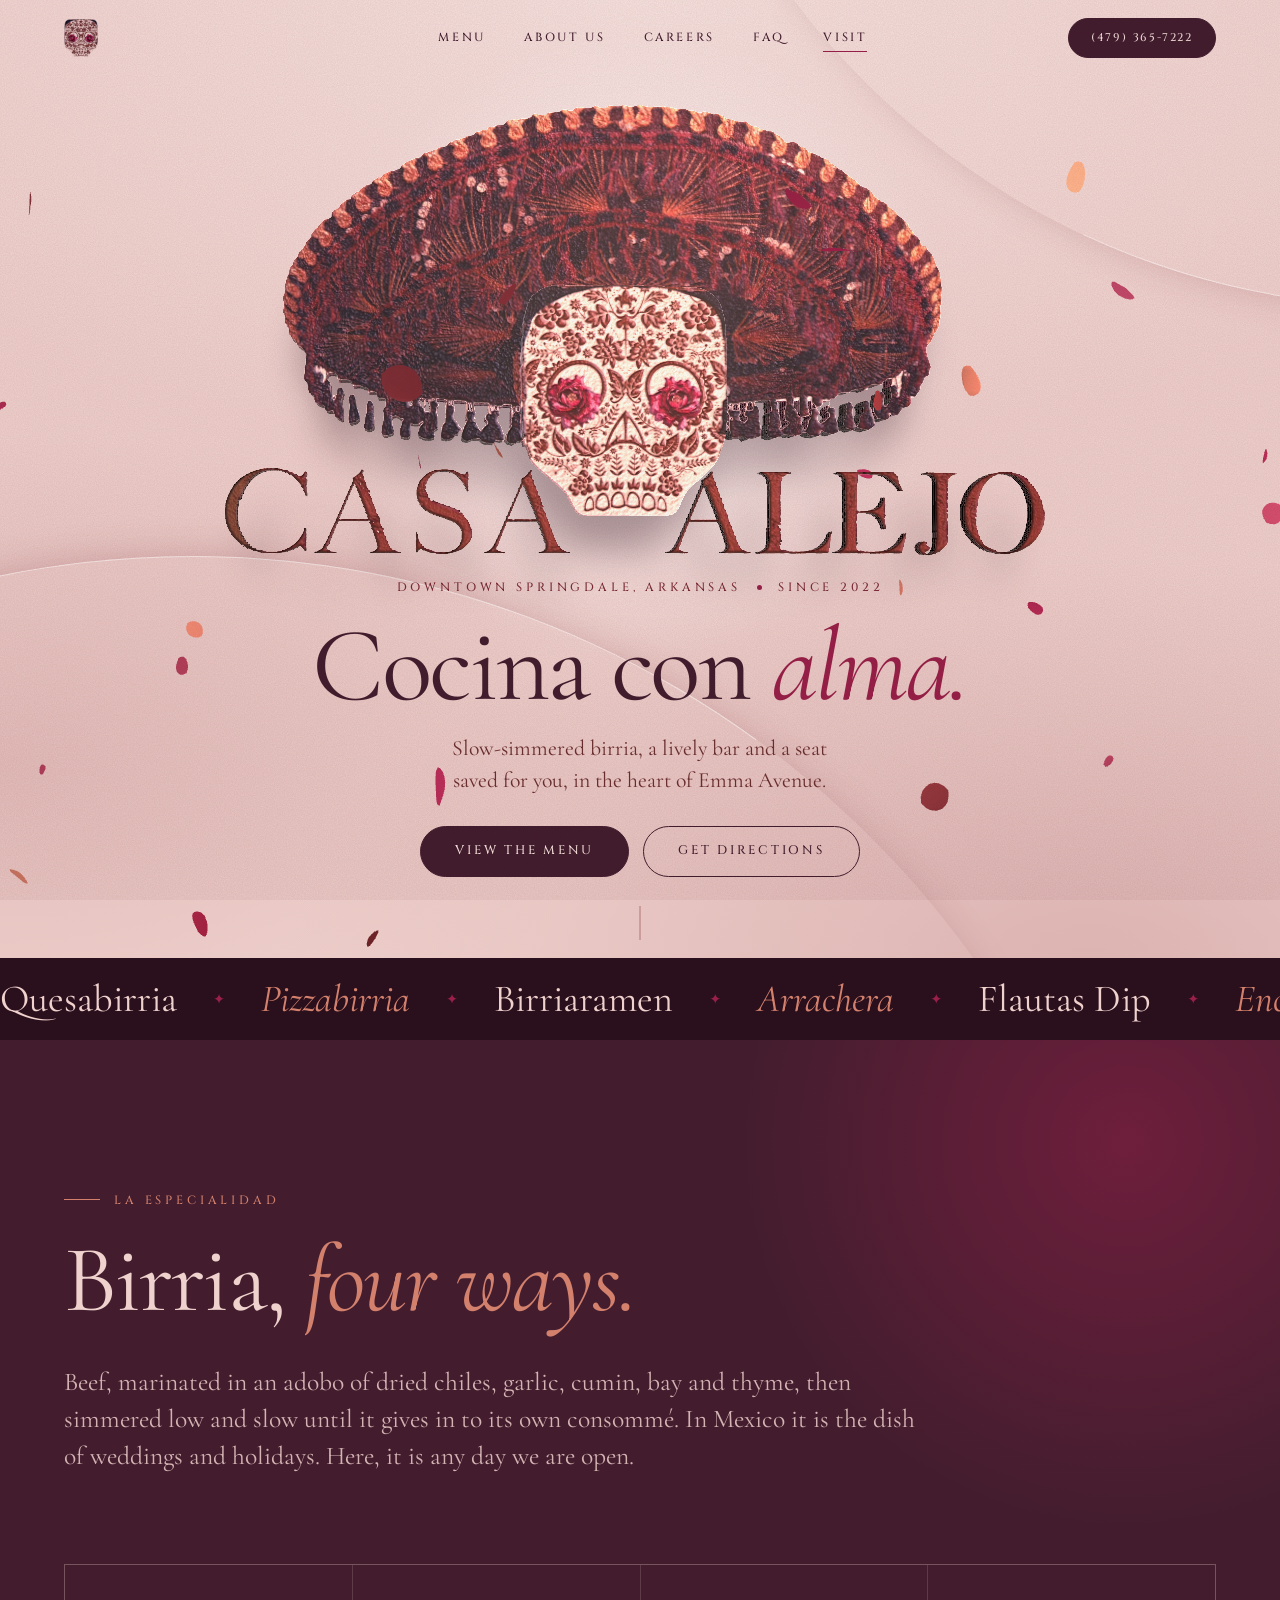
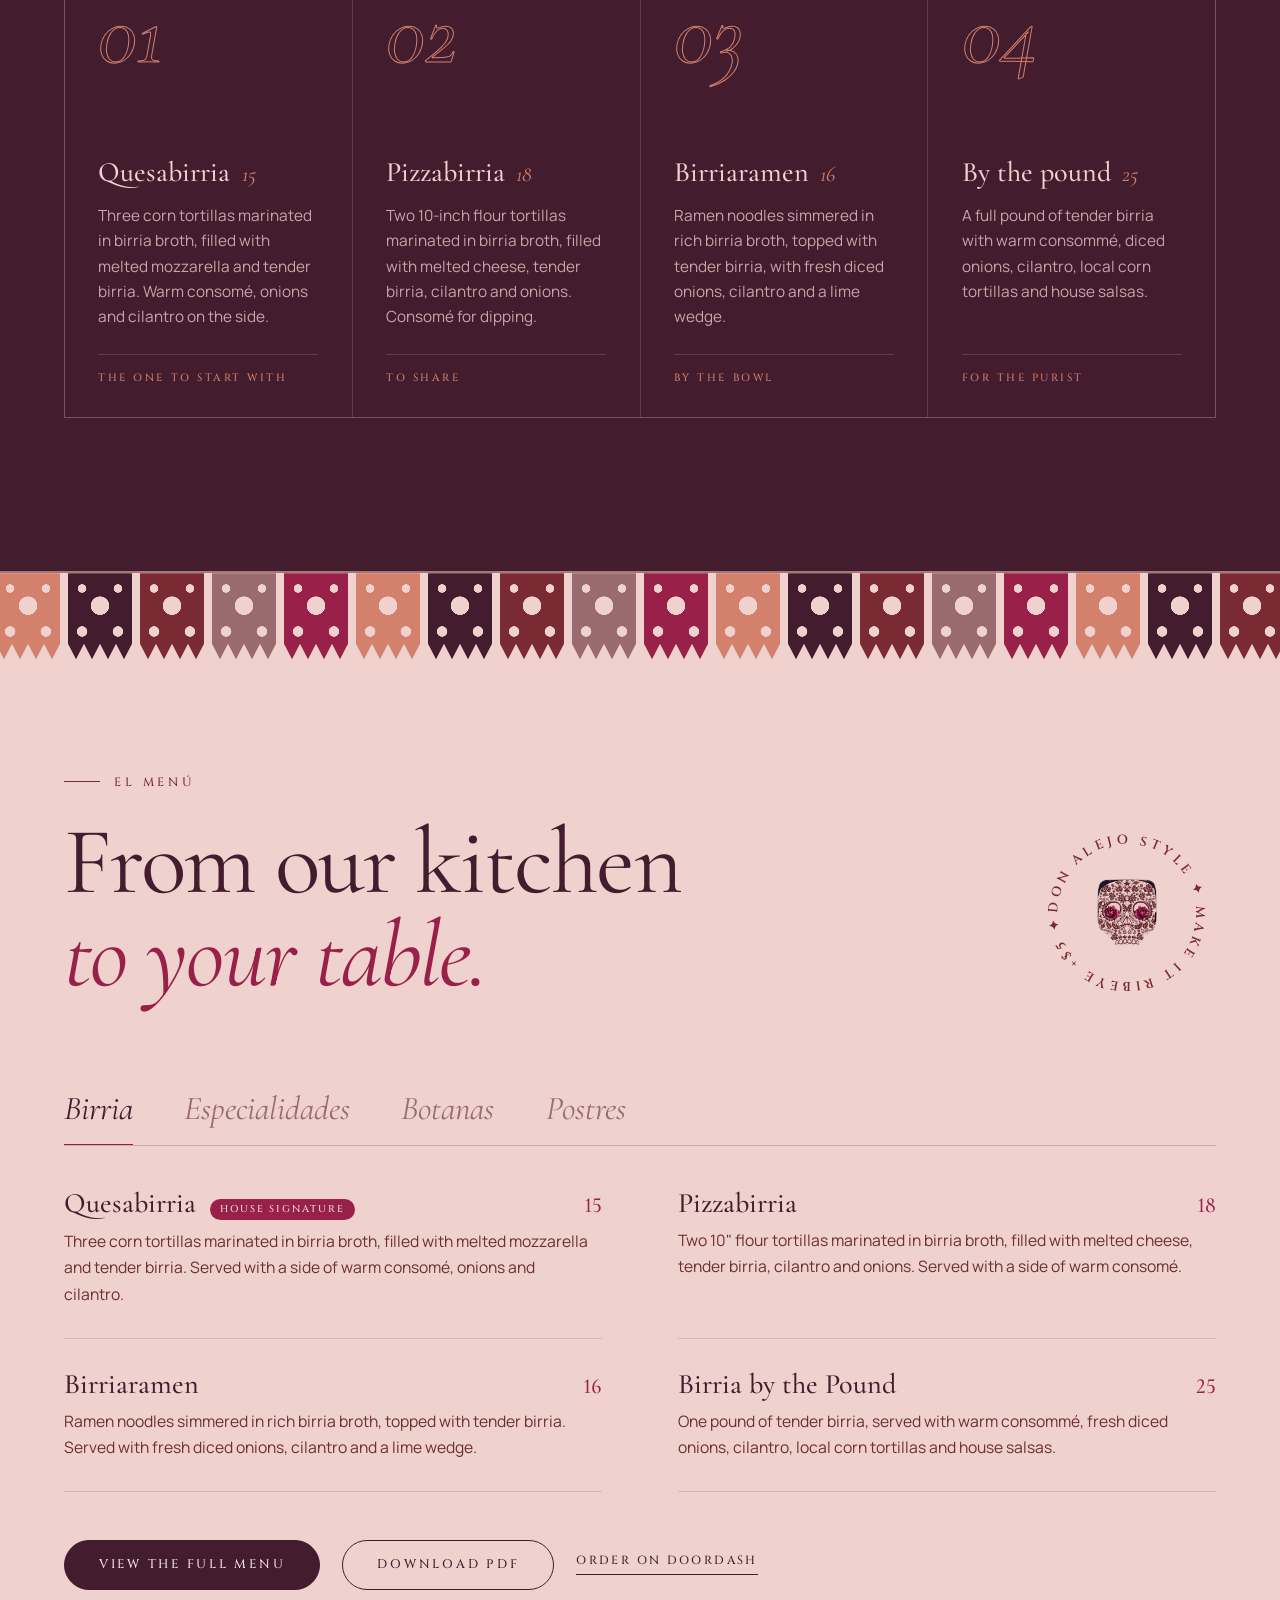
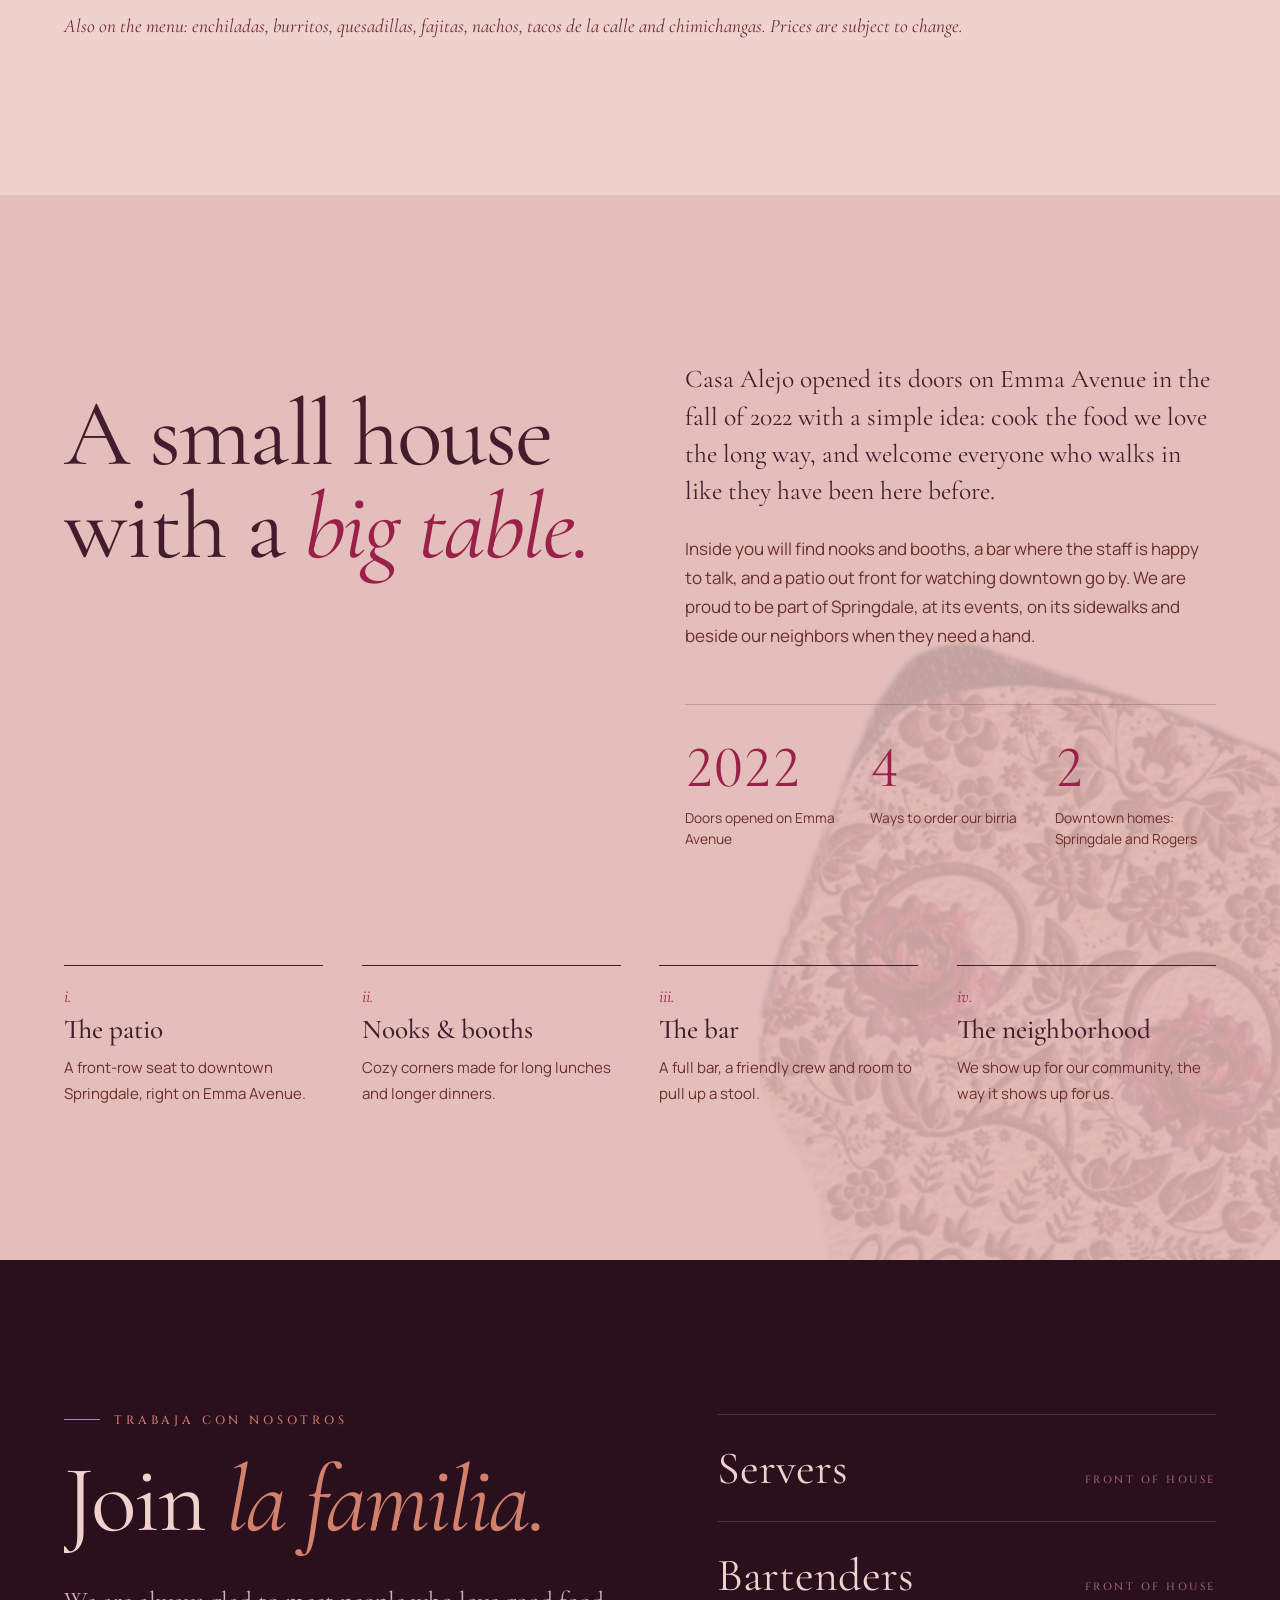
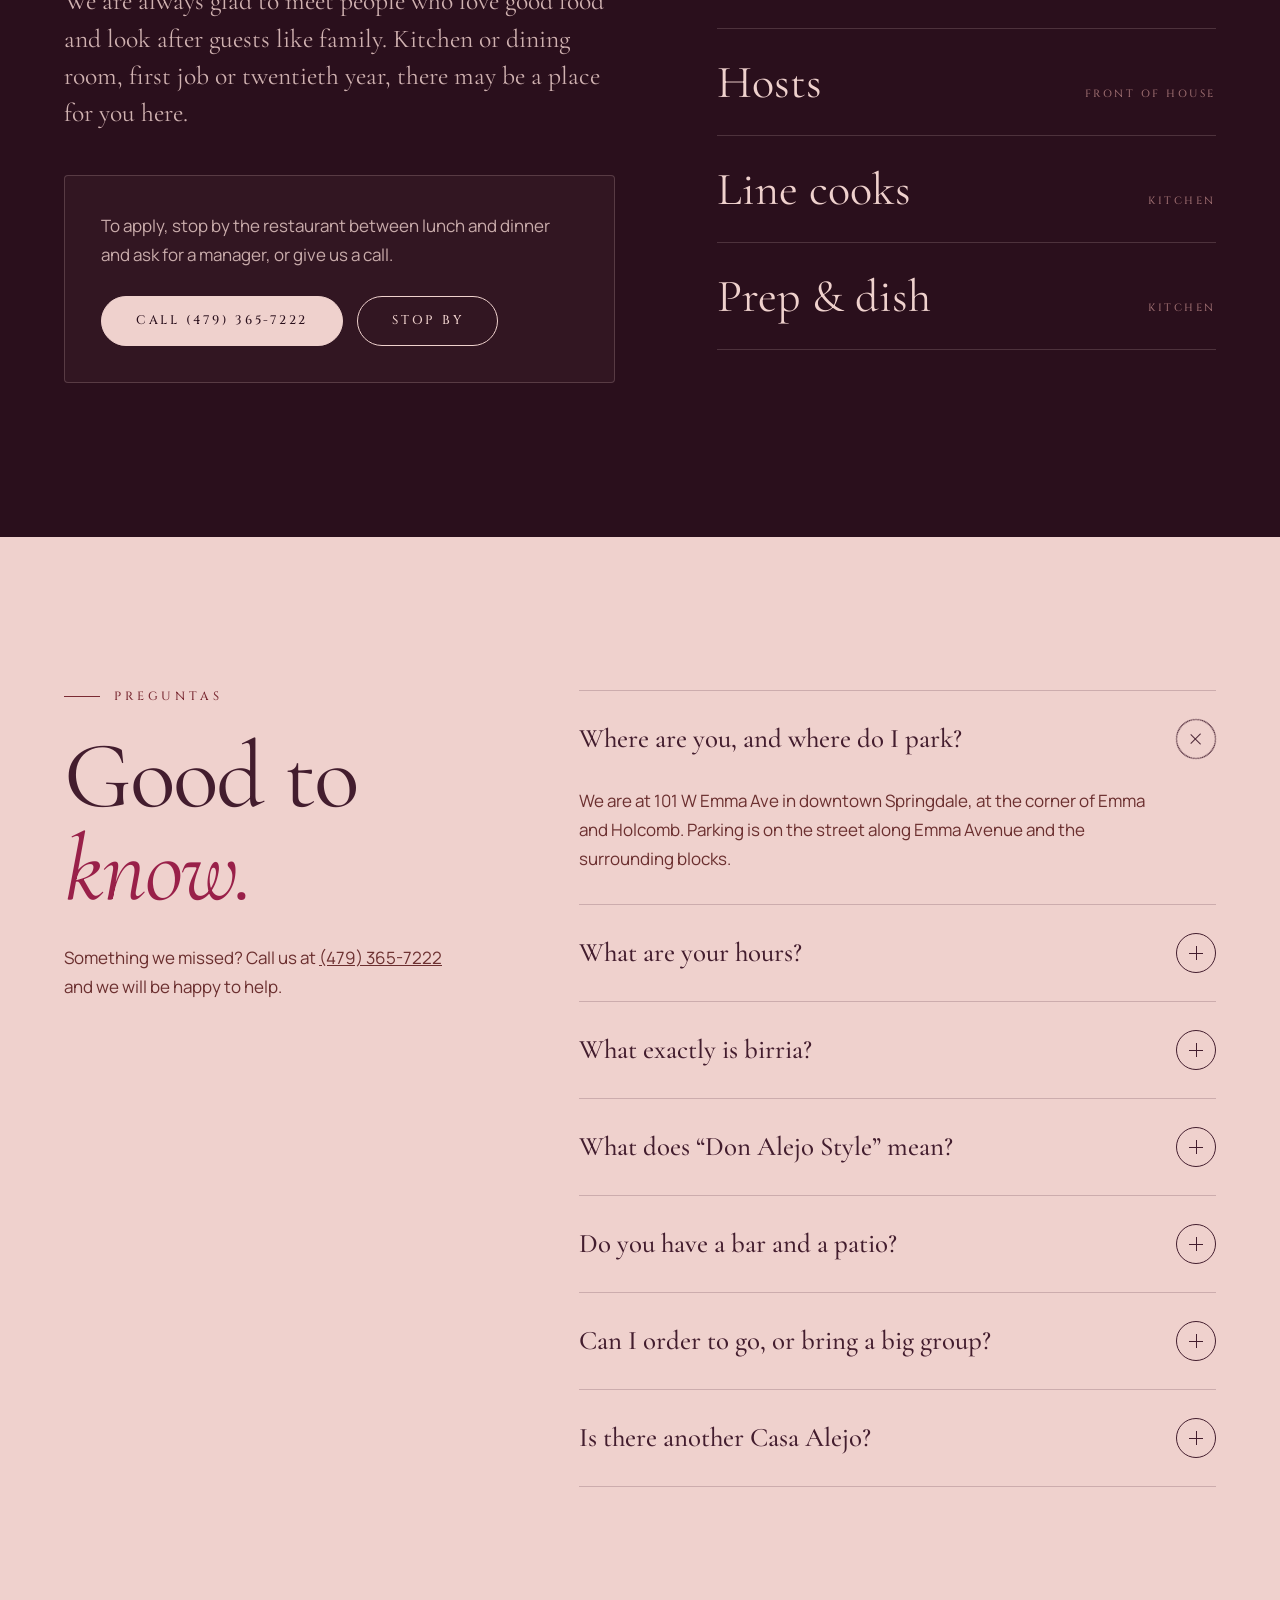
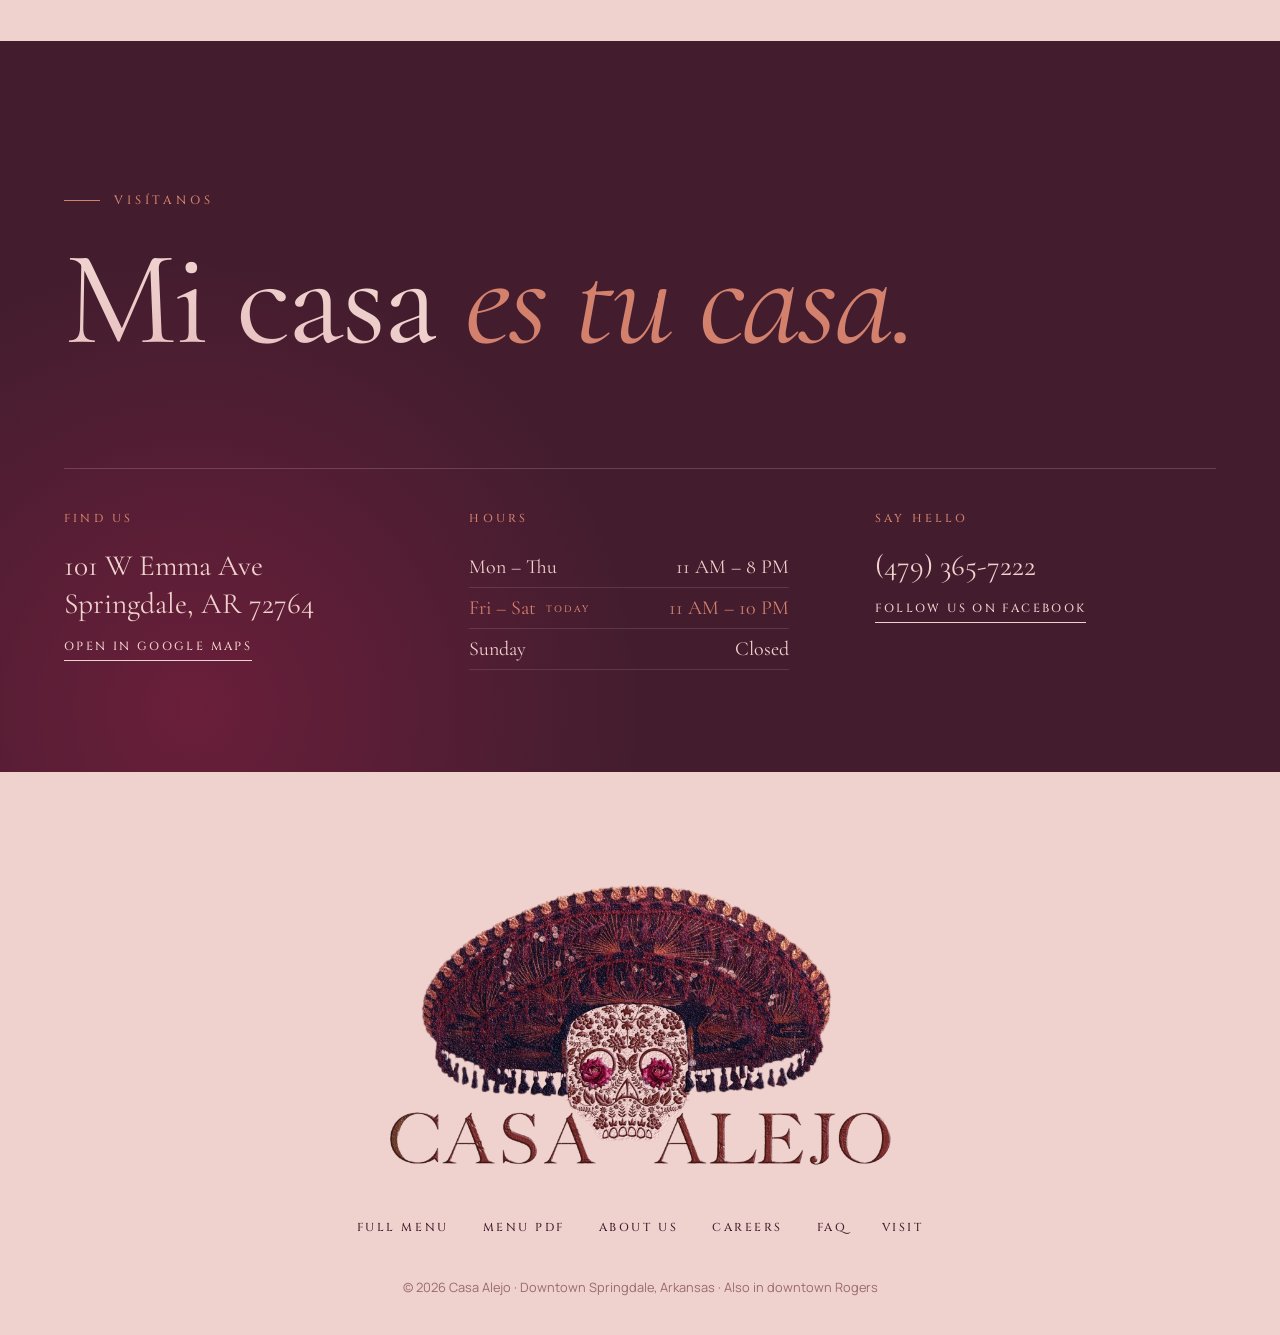
<file: index.html>
<!doctype html>
<html lang="en">
<head>
<meta charset="utf-8">
<meta name="viewport" content="width=device-width, initial-scale=1, viewport-fit=cover">
<title>Casa Alejo · Mexican Kitchen &amp; Bar · Downtown Springdale</title>
<meta name="description" content="Casa Alejo is a soulful Mexican kitchen and bar on Emma Avenue in the heart of downtown Springdale, Arkansas. Home of slow-simmered birria, four ways.">
<meta name="theme-color" content="#efd1cd">
<meta property="og:title" content="Casa Alejo · Downtown Springdale">
<meta property="og:description" content="Slow-simmered birria, a full bar and a seat saved for you on Emma Avenue.">
<meta property="og:type" content="restaurant">
<meta property="og:image" content="assets/logo/icon-180.png">
<link rel="icon" type="image/png" href="assets/logo/favicon.png">
<link rel="apple-touch-icon" href="assets/logo/icon-180.png">
<link rel="preconnect" href="https://fonts.googleapis.com">
<link rel="preconnect" href="https://fonts.gstatic.com" crossorigin>
<link href="https://fonts.googleapis.com/css2?family=Cinzel:wght@400;500;600&family=Cormorant+Garamond:ital,wght@0,400;0,500;0,600;1,400;1,500&family=Manrope:wght@400;500;600&display=swap" rel="stylesheet">
<link rel="stylesheet" href="css/styles.css">
<script>document.documentElement.classList.add('js')</script>
<script type="application/ld+json">
{
  "@context": "https://schema.org",
  "@type": "Restaurant",
  "name": "Casa Alejo",
  "servesCuisine": "Mexican",
  "telephone": "+1-479-365-7222",
  "address": {
    "@type": "PostalAddress",
    "streetAddress": "101 W Emma Ave",
    "addressLocality": "Springdale",
    "addressRegion": "AR",
    "postalCode": "72764",
    "addressCountry": "US"
  },
  "openingHoursSpecification": [
    { "@type": "OpeningHoursSpecification", "dayOfWeek": ["Monday", "Tuesday", "Wednesday", "Thursday"], "opens": "11:00", "closes": "20:00" },
    { "@type": "OpeningHoursSpecification", "dayOfWeek": ["Friday", "Saturday"], "opens": "11:00", "closes": "22:00" }
  ],
  "sameAs": ["https://www.facebook.com/casa.alejo.nwa"]
}
</script>
</head>
<body>
<a class="skip" href="#menu">Skip to menu</a>
<div class="grain" aria-hidden="true"></div>

<header class="nav" id="nav">
  <a class="nav__brand" href="#top" aria-label="Casa Alejo, back to top">
    <img src="assets/logo/skull-mark.webp" alt="" width="34" height="38">
    <span>Casa Alejo</span>
  </a>
  <nav class="nav__links" id="navLinks" aria-label="Primary">
    <a href="menu.html">Menu</a>
    <a href="#about">About Us</a>
    <a href="#careers">Careers</a>
    <a href="#faq">FAQ</a>
    <a href="#visit">Visit</a>
  </nav>
  <a class="btn btn--small nav__cta" href="tel:+14793657222">(479) 365-7222</a>
  <button class="nav__toggle" id="navToggle" aria-expanded="false" aria-controls="navLinks" aria-label="Open navigation"><span></span><span></span></button>
</header>

<main id="top">

  <!-- ───────────── HERO ───────────── -->
  <section class="hero" id="hero">
    <div class="hero__glow" aria-hidden="true"></div>
    <canvas class="hero__canvas" id="logoCanvas" aria-hidden="true"></canvas>
    <div class="hero__stage" id="logoStage">
      <img class="hero__fallback" src="assets/logo/logo.webp" alt="Casa Alejo logo: a floral sugar skull with rose eyes beneath an embroidered sombrero" width="1670" height="960">
    </div>
    <div class="hero__copy">
      <p class="eyebrow"><span>Downtown Springdale, Arkansas</span><i></i><span>Since 2022</span></p>
      <h1 class="hero__title"><span class="line"><span>Cocina con <em>alma.</em></span></span></h1>
      <p class="hero__sub">Slow-simmered birria, a lively bar and a seat saved for you, in the heart of Emma Avenue.</p>
      <div class="hero__actions">
        <a class="btn" href="menu.html"><span>View the menu</span></a>
        <a class="btn btn--ghost" href="https://maps.app.goo.gl/HfRPFYgy8SXQbZ426" target="_blank" rel="noopener"><span>Get directions</span></a>
      </div>
    </div>
    <a class="hero__scroll" href="#birria" aria-label="Scroll to the birria"><span></span></a>
  </section>

  <!-- ───────────── MARQUEE ───────────── -->
  <div class="marquee" aria-hidden="true">
    <div class="marquee__track">
      <span>Quesabirria</span><b>✦</b><span><em>Pizzabirria</em></span><b>✦</b><span>Birriaramen</span><b>✦</b><span><em>Arrachera</em></span><b>✦</b><span>Flautas Dip</span><b>✦</b><span><em>Enchiladas Blancas</em></span><b>✦</b><span>Arroz Alejo</span><b>✦</b>
      <span>Quesabirria</span><b>✦</b><span><em>Pizzabirria</em></span><b>✦</b><span>Birriaramen</span><b>✦</b><span><em>Arrachera</em></span><b>✦</b><span>Flautas Dip</span><b>✦</b><span><em>Enchiladas Blancas</em></span><b>✦</b><span>Arroz Alejo</span><b>✦</b>
    </div>
  </div>

  <!-- ───────────── BIRRIA ───────────── -->
  <section class="birria section section--wine" id="birria">
    <div class="wrap">
      <div class="birria__head">
        <p class="label" data-reveal>La especialidad</p>
        <h2 class="display" data-reveal><span class="line"><span>Birria,</span></span> <span class="line"><span><em>four ways.</em></span></span></h2>
        <p class="lede" data-reveal>Beef, marinated in an adobo of dried chiles, garlic, cumin, bay and thyme, then simmered low and slow until it gives in to its own consommé. In Mexico it is the dish of weddings and holidays. Here, it is any day we are open.</p>
      </div>
      <ol class="birria__grid">
        <li class="card" data-reveal>
          <span class="card__no">01</span>
          <h3>Quesabirria <span class="card__price">15</span></h3>
          <p>Three corn tortillas marinated in birria broth, filled with melted mozzarella and tender birria. Warm consomé, onions and cilantro on the side.</p>
          <span class="card__tag">The one to start with</span>
        </li>
        <li class="card" data-reveal>
          <span class="card__no">02</span>
          <h3>Pizzabirria <span class="card__price">18</span></h3>
          <p>Two 10-inch flour tortillas marinated in birria broth, filled with melted cheese, tender birria, cilantro and onions. Consomé for dipping.</p>
          <span class="card__tag">To share</span>
        </li>
        <li class="card" data-reveal>
          <span class="card__no">03</span>
          <h3>Birriaramen <span class="card__price">16</span></h3>
          <p>Ramen noodles simmered in rich birria broth, topped with tender birria, with fresh diced onions, cilantro and a lime wedge.</p>
          <span class="card__tag">By the bowl</span>
        </li>
        <li class="card" data-reveal>
          <span class="card__no">04</span>
          <h3>By the pound <span class="card__price">25</span></h3>
          <p>A full pound of tender birria with warm consommé, diced onions, cilantro, local corn tortillas and house salsas.</p>
          <span class="card__tag">For the purist</span>
        </li>
      </ol>
    </div>
  </section>

  <!-- ───────────── MENU ───────────── -->
  <section class="menu section" id="menu">
    <div class="picado" id="picado" aria-hidden="true"></div>
    <div class="wrap">
      <div class="menu__head">
        <div>
          <p class="label" data-reveal>El menú</p>
          <h2 class="display" data-reveal><span class="line"><span>From our kitchen</span></span> <span class="line"><span><em>to your table.</em></span></span></h2>
        </div>
        <div class="bowl" data-reveal role="img" aria-label="Don Alejo Style: make any dish with ribeye for 5 dollars more">
          <svg viewBox="0 0 200 200" aria-hidden="true">
            <defs><path id="bowlPath" d="M100,100 m-78,0 a78,78 0 1,1 156,0 a78,78 0 1,1 -156,0"/></defs>
            <text><textPath href="#bowlPath" textLength="484">DON ALEJO STYLE ✦ MAKE IT RIBEYE +$5 ✦ </textPath></text>
          </svg>
          <img src="assets/logo/skull-mark.webp" alt="" width="60" height="68" loading="lazy">
        </div>
      </div>

      <div class="tabs" role="tablist" aria-label="Menu sections" data-reveal>
        <button class="tab is-active" role="tab" aria-selected="true" aria-controls="panel-birria" id="tab-birria">Birria</button>
        <button class="tab" role="tab" aria-selected="false" aria-controls="panel-especialidades" id="tab-especialidades" tabindex="-1">Especialidades</button>
        <button class="tab" role="tab" aria-selected="false" aria-controls="panel-botanas" id="tab-botanas" tabindex="-1">Botanas</button>
        <button class="tab" role="tab" aria-selected="false" aria-controls="panel-postres" id="tab-postres" tabindex="-1">Postres</button>
      </div>

      <div class="panels" data-reveal>
        <div class="panel is-active" role="tabpanel" id="panel-birria" aria-labelledby="tab-birria">
          <article class="dish"><h3>Quesabirria <small>House signature</small><span class="dish__price">15</span></h3><p>Three corn tortillas marinated in birria broth, filled with melted mozzarella and tender birria. Served with a side of warm consomé, onions and cilantro.</p></article>
          <article class="dish"><h3>Pizzabirria<span class="dish__price">18</span></h3><p>Two 10" flour tortillas marinated in birria broth, filled with melted cheese, tender birria, cilantro and onions. Served with a side of warm consomé.</p></article>
          <article class="dish"><h3>Birriaramen<span class="dish__price">16</span></h3><p>Ramen noodles simmered in rich birria broth, topped with tender birria. Served with fresh diced onions, cilantro and a lime wedge.</p></article>
          <article class="dish"><h3>Birria by the Pound<span class="dish__price">25</span></h3><p>One pound of tender birria, served with warm consommé, fresh diced onions, cilantro, local corn tortillas and house salsas.</p></article>
        </div>
        <div class="panel" role="tabpanel" id="panel-especialidades" aria-labelledby="tab-especialidades" hidden>
          <article class="dish"><h3>Arroz Alejo<span class="dish__price">13</span></h3><p>A bed of rice topped with fajita-style steak, chicken, or both, finished with cheese sauce. Add shrimp for 3.</p></article>
          <article class="dish"><h3>Grilled Shrimp Tacos<span class="dish__price">17</span></h3><p>Four shrimp tacos on corn or flour tortillas with house-made poblano sauce, lettuce, pico de gallo and queso fresco.</p></article>
          <article class="dish"><h3>Pollo Alejo<span class="dish__price">18</span></h3><p>Grilled chicken fillet with sautéed onions and peppers, four bacon-wrapped shrimp, and poblano or cheese sauce. With rice, house salad and tortillas.</p></article>
          <article class="dish"><h3>Arrachera<span class="dish__price">24</span></h3><p>Alejo’s traditional carne asada: grilled skirt steak with fresh lime and cilantro, beans, grilled spring onions, jalapeño, avocado salsa and warm tortillas.</p></article>
          <article class="dish"><h3>Casa Burrito<span class="dish__price">18</span></h3><p>Our biggest tortilla, packed with French fries, fajita-style steak or chicken, mozzarella, pico, guacamole and sour cream, smothered in cheese sauce.</p></article>
          <article class="dish"><h3>Carnitas<span class="dish__price">18</span></h3><p>Marinated pork, slow-cooked until tender and golden-crispy. With rice, beans, house salad, pickled red onions, avocado salsa and warm tortillas.</p></article>
        </div>
        <div class="panel" role="tabpanel" id="panel-botanas" aria-labelledby="tab-botanas" hidden>
          <article class="dish"><h3>Cheese Dip<span class="dish__price">6 / 9</span></h3><p>Small or large. Add chorizo or beans for 2.</p></article>
          <article class="dish"><h3>Guacamole Casero<span class="dish__price">11</span></h3><p>Our house-made guacamole.</p></article>
          <article class="dish"><h3>Flautas Dip<span class="dish__price">10</span></h3><p>Substitute birria for 3.</p></article>
          <article class="dish"><h3>Queso Fundido<span class="dish__price">9</span></h3><p>Add chorizo or mushrooms for 2, both for 3, or alambre (steak, chorizo, onions, bell peppers) for 4.</p></article>
          <article class="dish"><h3>Shrimp Ceviche <small>Saturday only</small><span class="dish__price">16</span></h3><p>Available Saturdays only.</p></article>
          <article class="dish"><h3>Cocktail de Camaron <small>Fri – Sun</small><span class="dish__price">16</span></h3><p>Available Friday, Saturday and Sunday only.</p></article>
        </div>
        <div class="panel" role="tabpanel" id="panel-postres" aria-labelledby="tab-postres" hidden>
          <article class="dish"><h3>Sopapilla Nachos<span class="dish__price">9</span></h3><p>Puff pastry nachos coated in cinnamon sugar, served with ice cream topped with lechera, chocolate and whipped cream.</p></article>
          <article class="dish"><h3>Churros<span class="dish__price">8</span></h3><p>Fried pastry sticks coated in cinnamon sugar, served with ice cream topped with lechera, chocolate and whipped cream.</p></article>
          <article class="dish"><h3>Tres Leches Cheesecake<span class="dish__price">9</span></h3><p>Decadent cheesecake between two slices of tres leches cake, topped with a chocolate shell and drizzled with lechera.</p></article>
        </div>
      </div>
      <div class="menu__cta" data-reveal>
        <a class="btn" href="menu.html"><span>View the full menu</span></a>
        <a class="btn btn--ghost" href="assets/menu/casa-alejo-menu.pdf" download><span>Download PDF</span></a>
        <a class="link" href="https://www.doordash.com/store/casa-alejo-springdale-24533513/18506643/" target="_blank" rel="noopener">Order on DoorDash</a>
      </div>
      <p class="menu__note" data-reveal>Also on the menu: enchiladas, burritos, quesadillas, fajitas, nachos, tacos de la calle and chimichangas. Prices are subject to change.</p>
    </div>
  </section>

  <!-- ───────────── ABOUT ───────────── -->
  <section class="about section section--plaster" id="about">
    <img class="about__mark" src="assets/logo/skull-mark.webp" alt="" aria-hidden="true" loading="lazy" data-parallax="0.12">
    <div class="wrap about__grid">
      <div class="about__intro">
        <p class="label" data-reveal>Nuestra casa</p>
        <h2 class="display" data-reveal><span class="line"><span>A small house</span></span> <span class="line"><span>with a <em>big table.</em></span></span></h2>
      </div>
      <div class="about__body">
        <p class="lede" data-reveal>Casa Alejo opened its doors on Emma Avenue in the fall of 2022 with a simple idea: cook the food we love the long way, and welcome everyone who walks in like they have been here before.</p>
        <p data-reveal>Inside you will find nooks and booths, a bar where the staff is happy to talk, and a patio out front for watching downtown go by. We are proud to be part of Springdale, at its events, on its sidewalks and beside our neighbors when they need a hand.</p>
        <dl class="stats">
          <div data-reveal><dt><span data-count="2022">2022</span></dt><dd>Doors opened on Emma Avenue</dd></div>
          <div data-reveal><dt><span data-count="4">4</span></dt><dd>Ways to order our birria</dd></div>
          <div data-reveal><dt><span data-count="2">2</span></dt><dd>Downtown homes: Springdale and Rogers</dd></div>
        </dl>
      </div>
    </div>
    <div class="wrap">
      <ul class="pillars">
        <li data-reveal><span>i.</span><h3>The patio</h3><p>A front-row seat to downtown Springdale, right on Emma Avenue.</p></li>
        <li data-reveal><span>ii.</span><h3>Nooks &amp; booths</h3><p>Cozy corners made for long lunches and longer dinners.</p></li>
        <li data-reveal><span>iii.</span><h3>The bar</h3><p>A full bar, a friendly crew and room to pull up a stool.</p></li>
        <li data-reveal><span>iv.</span><h3>The neighborhood</h3><p>We show up for our community, the way it shows up for us.</p></li>
      </ul>
    </div>
  </section>

  <!-- ───────────── CAREERS ───────────── -->
  <section class="careers section section--deep" id="careers">
    <div class="wrap careers__grid">
      <div>
        <p class="label" data-reveal>Trabaja con nosotros</p>
        <h2 class="display" data-reveal><span class="line"><span>Join</span></span> <span class="line"><span><em>la familia.</em></span></span></h2>
        <p class="lede" data-reveal>We are always glad to meet people who love good food and look after guests like family. Kitchen or dining room, first job or twentieth year, there may be a place for you here.</p>
        <div class="apply" data-reveal>
          <p>To apply, stop by the restaurant between lunch and dinner and ask for a manager, or give us a call.</p>
          <div class="hero__actions">
            <a class="btn btn--light" href="tel:+14793657222"><span>Call (479) 365-7222</span></a>
            <a class="btn btn--ghost-light" href="https://maps.app.goo.gl/HfRPFYgy8SXQbZ426" target="_blank" rel="noopener"><span>Stop by</span></a>
          </div>
        </div>
      </div>
      <ul class="roles">
        <li data-reveal><h3>Servers</h3><span>Front of house</span></li>
        <li data-reveal><h3>Bartenders</h3><span>Front of house</span></li>
        <li data-reveal><h3>Hosts</h3><span>Front of house</span></li>
        <li data-reveal><h3>Line cooks</h3><span>Kitchen</span></li>
        <li data-reveal><h3>Prep &amp; dish</h3><span>Kitchen</span></li>
      </ul>
    </div>
  </section>

  <!-- ───────────── FAQ ───────────── -->
  <section class="faq section" id="faq">
    <div class="wrap faq__grid">
      <div class="faq__intro">
        <p class="label" data-reveal>Preguntas</p>
        <h2 class="display" data-reveal><span class="line"><span>Good to</span></span> <span class="line"><span><em>know.</em></span></span></h2>
        <p data-reveal>Something we missed? Call us at <a href="tel:+14793657222">(479) 365-7222</a> and we will be happy to help.</p>
      </div>
      <div class="faq__list">
        <details data-reveal open>
          <summary>Where are you, and where do I park?</summary>
          <div><p>We are at 101 W Emma Ave in downtown Springdale, at the corner of Emma and Holcomb. Parking is on the street along Emma Avenue and the surrounding blocks.</p></div>
        </details>
        <details data-reveal>
          <summary>What are your hours?</summary>
          <div><p>Monday through Thursday, 11 AM to 8 PM. Friday and Saturday, 11 AM to 10 PM. We are closed on Sunday. Holiday hours can vary, so call ahead if you are making a special trip.</p></div>
        </details>
        <details data-reveal>
          <summary>What exactly is birria?</summary>
          <div><p>A celebratory Mexican stew of adobo-marinated meat, slow cooked in a broth of dried chiles, herbs and spices. We make ours with beef, and that broth becomes the consommé you dip everything into.</p></div>
        </details>
        <details data-reveal>
          <summary>What does “Don Alejo Style” mean?</summary>
          <div><p>It is our signature move: make any dish with ribeye for $5 more. Availability is limited, and it does not apply to fajitas.</p></div>
        </details>
        <details data-reveal>
          <summary>Do you have a bar and a patio?</summary>
          <div><p>Both. There is a full bar inside and a patio out front on Emma Avenue.</p></div>
        </details>
        <details data-reveal>
          <summary>Can I order to go, or bring a big group?</summary>
          <div><p>Yes. Order for pickup or delivery on <a href="https://www.doordash.com/store/casa-alejo-springdale-24533513/18506643/" target="_blank" rel="noopener">DoorDash</a>, or call us at (479) 365-7222. For larger groups, a call ahead helps us have a table ready for you.</p></div>
        </details>
        <details data-reveal>
          <summary>Is there another Casa Alejo?</summary>
          <div><p>Yes. Our second home opened in downtown Rogers in 2024, with the same kitchen and the same welcome.</p></div>
        </details>
      </div>
    </div>
  </section>

  <!-- ───────────── VISIT ───────────── -->
  <section class="visit section section--wine" id="visit">
    <div class="wrap">
      <p class="label" data-reveal>Visítanos</p>
      <h2 class="display display--xl" data-reveal><span class="line"><span>Mi casa</span></span> <span class="line"><span><em>es tu casa.</em></span></span></h2>
      <div class="visit__grid">
        <div data-reveal>
          <h3>Find us</h3>
          <address>101 W Emma Ave<br>Springdale, AR 72764</address>
          <a class="link" href="https://maps.app.goo.gl/HfRPFYgy8SXQbZ426" target="_blank" rel="noopener">Open in Google Maps</a>
        </div>
        <div data-reveal>
          <h3>Hours</h3>
          <table class="hours" id="hours">
            <tr data-days="1,2,3,4"><th scope="row">Mon – Thu</th><td>11 AM – 8 PM</td></tr>
            <tr data-days="5,6"><th scope="row">Fri – Sat</th><td>11 AM – 10 PM</td></tr>
            <tr data-days="0"><th scope="row">Sunday</th><td>Closed</td></tr>
          </table>
        </div>
        <div data-reveal>
          <h3>Say hello</h3>
          <p><a class="visit__phone" href="tel:+14793657222">(479) 365-7222</a></p>
          <a class="link" href="https://www.facebook.com/share/1JMEYfqRjE/" target="_blank" rel="noopener">Follow us on Facebook</a>
        </div>
      </div>
    </div>
  </section>
</main>

<footer class="footer">
  <div class="wrap">
    <img class="footer__logo" src="assets/logo/logo.webp" alt="Casa Alejo" width="1670" height="960" loading="lazy">
    <nav class="footer__links" aria-label="Footer">
      <a href="menu.html">Full Menu</a><a href="assets/menu/casa-alejo-menu.pdf" download>Menu PDF</a><a href="#about">About Us</a><a href="#careers">Careers</a><a href="#faq">FAQ</a><a href="#visit">Visit</a>
    </nav>
    <p class="footer__fine">© <span id="year">2026</span> Casa Alejo · Downtown Springdale, Arkansas · Also in downtown Rogers</p>
  </div>
</footer>

<script type="module" src="js/main.js"></script>
</body>
</html>
</file>
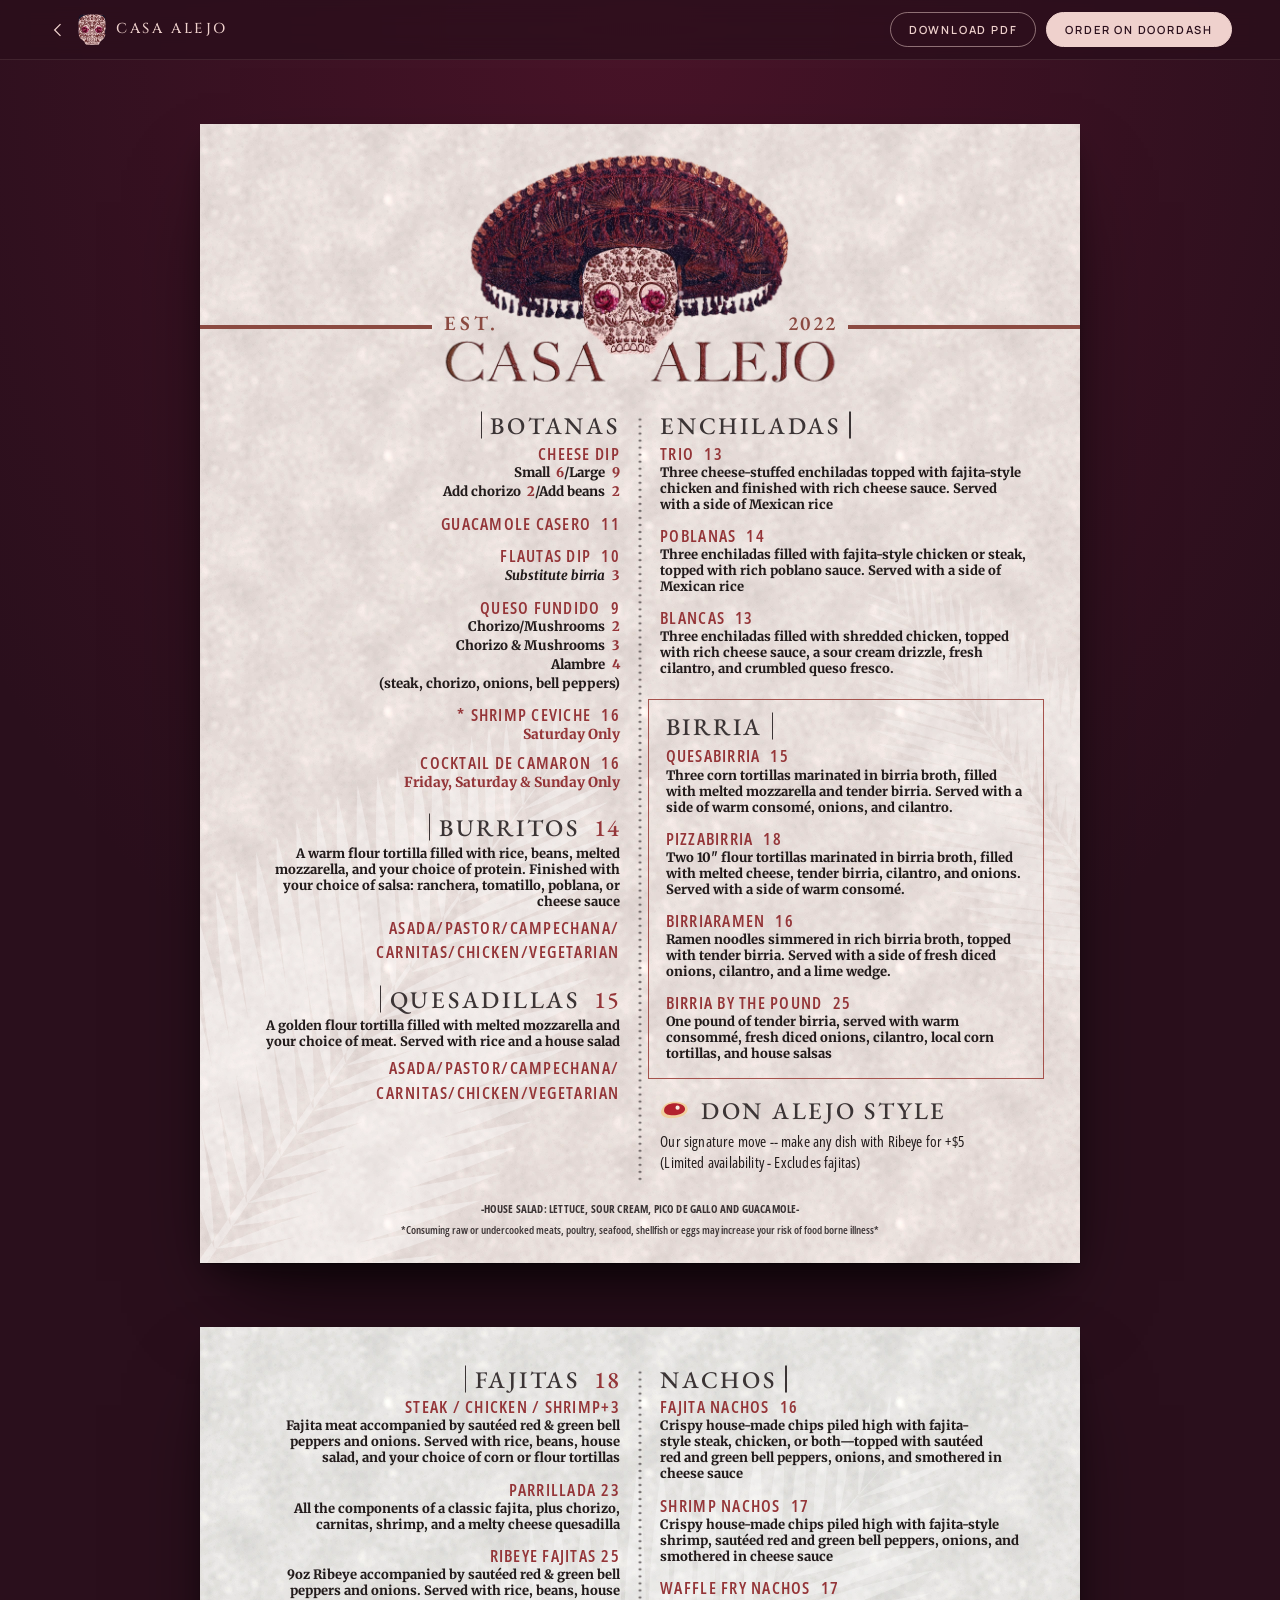
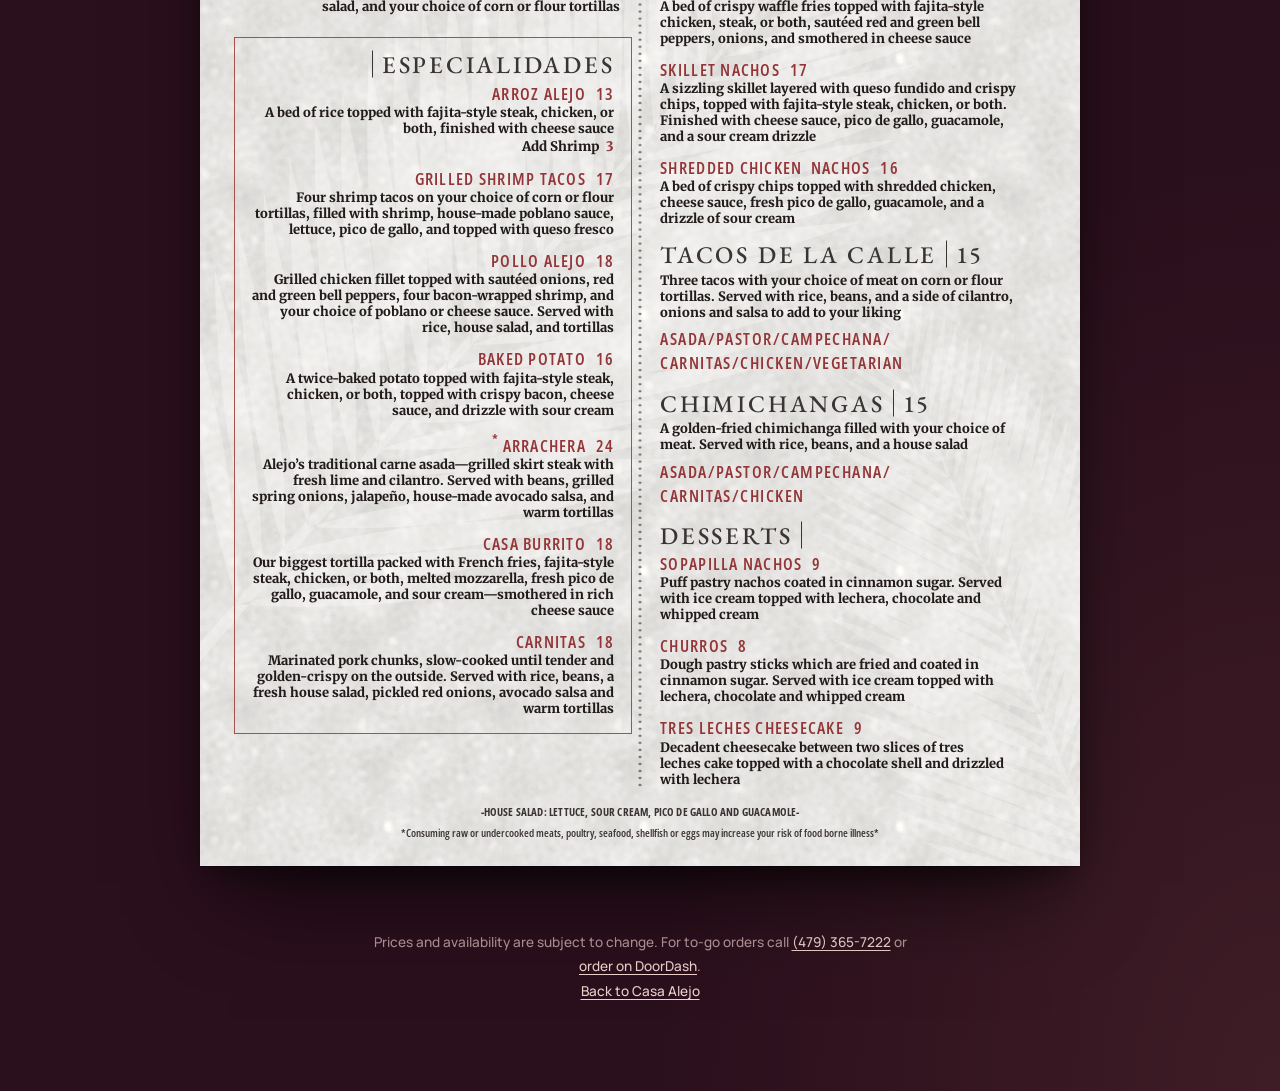
<file: menu.html>
<!doctype html>
<html lang="en">
<head>
<meta charset="utf-8">
<meta name="viewport" content="width=device-width, initial-scale=1, viewport-fit=cover">
<title>Menu · Casa Alejo · Downtown Springdale</title>
<meta name="description" content="The Casa Alejo menu: botanas, enchiladas, birria, burritos, quesadillas, fajitas, especialidades, nachos, tacos de la calle, chimichangas and desserts, with prices.">
<meta name="theme-color" content="#2a0f1c">
<meta property="og:title" content="Menu · Casa Alejo">
<meta property="og:description" content="Birria four ways, fajitas, especialidades and more, in downtown Springdale.">
<meta property="og:image" content="assets/logo/icon-180.png">
<link rel="icon" type="image/png" href="assets/logo/favicon.png">
<link rel="apple-touch-icon" href="assets/logo/icon-180.png">
<link rel="preconnect" href="https://fonts.googleapis.com">
<link rel="preconnect" href="https://fonts.gstatic.com" crossorigin>
<link href="https://fonts.googleapis.com/css2?family=Cinzel:wght@500&family=EB+Garamond:wght@500;600&family=Manrope:wght@500;600&family=Merriweather:ital,wght@0,800;1,800&family=Open+Sans:wdth,wght@75,400;75,600;75,700&display=swap" rel="stylesheet">
<link rel="stylesheet" href="css/menu.css">
<script>document.documentElement.classList.add('js')</script>
</head>
<body>

<svg width="0" height="0" style="position:absolute" aria-hidden="true">
  <symbol id="frond" viewBox="-260 -1040 540 1110">
    <path d="M2,-33Q-78,-136 -208,-227Q-107,-105 2,-33ZM2,-33Q112,-105 213,-227Q83,-136 2,-33ZM5,-67Q-78,-175 -213,-272Q-109,-143 5,-67ZM5,-67Q118,-143 223,-272Q88,-175 5,-67ZM7,-100Q-78,-214 -218,-316Q-110,-180 7,-100ZM7,-100Q125,-180 232,-316Q92,-214 7,-100ZM10,-133Q-77,-252 -221,-359Q-111,-218 10,-133ZM10,-133Q130,-218 240,-359Q96,-252 10,-133ZM12,-167Q-76,-290 -223,-401Q-111,-255 12,-167ZM12,-167Q135,-255 247,-401Q100,-290 12,-167ZM14,-200Q-74,-327 -223,-442Q-111,-291 14,-200ZM14,-200Q139,-291 252,-442Q103,-327 14,-200ZM17,-233Q-72,-363 -222,-482Q-109,-327 17,-233ZM17,-233Q143,-327 255,-482Q105,-363 17,-233ZM19,-267Q-69,-399 -220,-521Q-107,-363 19,-267ZM19,-267Q145,-363 257,-521Q107,-399 19,-267ZM21,-300Q-66,-434 -216,-558Q-105,-398 21,-300ZM21,-300Q147,-398 258,-558Q108,-434 21,-300ZM23,-333Q-62,-468 -210,-593Q-101,-433 23,-333ZM23,-333Q148,-433 257,-593Q109,-468 23,-333ZM26,-367Q-58,-501 -204,-627Q-97,-467 26,-367ZM26,-367Q148,-467 255,-627Q109,-501 26,-367ZM28,-400Q-54,-533 -196,-659Q-92,-500 28,-400ZM28,-400Q148,-500 251,-659Q109,-533 28,-400ZM30,-433Q-48,-565 -187,-690Q-87,-532 30,-433ZM30,-433Q147,-532 247,-690Q108,-565 30,-433ZM32,-467Q-43,-596 -177,-719Q-81,-565 32,-467ZM32,-467Q145,-565 241,-719Q107,-596 32,-467ZM34,-500Q-37,-626 -166,-746Q-74,-596 34,-500ZM34,-500Q142,-596 233,-746Q105,-626 34,-500ZM36,-533Q-32,-655 -154,-773Q-67,-627 36,-533ZM36,-533Q139,-627 225,-773Q103,-655 36,-533ZM38,-567Q-25,-684 -141,-797Q-60,-657 38,-567ZM38,-567Q135,-657 217,-797Q101,-684 38,-567ZM40,-600Q-19,-712 -128,-821Q-52,-687 40,-600ZM40,-600Q131,-687 207,-821Q98,-712 40,-600ZM41,-633Q-13,-739 -114,-843Q-44,-716 41,-633ZM41,-633Q127,-716 197,-843Q96,-739 41,-633ZM43,-667Q-7,-766 -100,-864Q-36,-745 43,-667ZM43,-667Q122,-745 187,-864Q93,-766 43,-667ZM45,-700Q-1,-793 -86,-885Q-28,-773 45,-700ZM45,-700Q118,-773 176,-885Q90,-793 45,-700ZM46,-733Q6,-819 -73,-904Q-20,-801 46,-733ZM46,-733Q112,-801 165,-904Q87,-819 46,-733ZM48,-767Q12,-845 -59,-923Q-12,-829 48,-767ZM48,-767Q107,-829 154,-923Q84,-845 48,-767ZM49,-800Q17,-871 -45,-942Q-4,-857 49,-800ZM49,-800Q102,-857 143,-942Q81,-871 49,-800ZM50,-833Q23,-897 -32,-960Q4,-884 50,-833ZM50,-833Q97,-884 133,-960Q78,-897 50,-833ZM52,-867Q28,-922 -19,-978Q12,-911 52,-867ZM52,-867Q92,-911 122,-978Q75,-922 52,-867ZM53,-900Q33,-948 -6,-996Q19,-939 53,-900ZM53,-900Q87,-939 112,-996Q72,-948 53,-900ZM54,-933Q38,-973 6,-1013Q26,-966 54,-933ZM54,-933Q82,-966 102,-1013Q70,-973 54,-933ZM55,-967Q43,-998 18,-1029Q34,-992 55,-967ZM55,-967Q76,-992 92,-1029Q67,-998 55,-967ZM-6,60Q24,-500 56,-1000Q32,-500 6,60Z"/>
  </symbol>
</svg>

<header class="bar">
  <a class="bar__back" href="./" aria-label="Back to the Casa Alejo home page">
    <svg viewBox="0 0 24 24" aria-hidden="true"><path d="M15 5l-7 7 7 7" fill="none" stroke="currentColor" stroke-width="1.5"/></svg>
    <img src="assets/logo/skull-mark.webp" alt="" width="30" height="34">
    <span>Casa Alejo</span>
  </a>
  <div class="bar__actions">
    <a class="bar__btn" href="assets/menu/casa-alejo-menu.pdf" download><span class="wide">Download</span> PDF</a>
    <a class="bar__btn bar__btn--solid" href="https://www.doordash.com/store/casa-alejo-springdale-24533513/18506643/" target="_blank" rel="noopener">Order <span class="wide">on DoorDash</span></a>
  </div>
</header>

<main class="table" id="top">
  <h1 class="sr-only">Casa Alejo menu</h1>

  <!-- ═════════════ PAGE 1 ═════════════ -->
  <article class="sheet sheet--front" aria-label="Menu, page 1 of 2">
    <div class="sheet__fx" aria-hidden="true">
      <svg class="frond f1"><use href="#frond"/></svg>
      <svg class="frond f2"><use href="#frond"/></svg>
    </div>
    <div class="sheet__in">
      <header class="mast">
        <span class="mast__rule"></span>
        <div class="mast__logo" role="img" aria-label="Casa Alejo, established 2022">
          <img class="mast__hat" src="assets/logo/hat.webp" alt="">
          <img class="mast__word" src="assets/logo/wordmark.webp" alt="">
          <img class="mast__skull" src="assets/logo/skull.webp" alt="">
          <span class="mast__est">Est.</span>
          <span class="mast__yr">2022</span>
        </div>
        <span class="mast__rule"></span>
      </header>

      <div class="cols">
        <div class="col col--l">
          <section class="grp">
            <h2 class="grp__t"><span class="pipe"></span>Botanas</h2>
            <div class="it">
              <h3 class="it__n">Cheese Dip</h3>
              <p class="mod">Small<b>6</b>/Large<b>9</b></p>
              <p class="mod">Add chorizo<b>2</b>/Add beans<b>2</b></p>
            </div>
            <div class="it">
              <h3 class="it__n">Guacamole Casero<span class="it__p">11</span></h3>
            </div>
            <div class="it">
              <h3 class="it__n">Flautas Dip<span class="it__p">10</span></h3>
              <p class="mod"><i>Substitute birria</i><b>3</b></p>
            </div>
            <div class="it">
              <h3 class="it__n">Queso Fundido<span class="it__p">9</span></h3>
              <p class="mod">Chorizo/Mushrooms<b>2</b></p>
              <p class="mod">Chorizo &amp; Mushrooms<b>3</b></p>
              <p class="mod">Alambre<b>4</b></p>
              <p class="mod">(steak, chorizo, onions, bell peppers)</p>
            </div>
            <div class="it">
              <h3 class="it__n"><span class="ast">*</span>Shrimp Ceviche<span class="it__p">16</span></h3>
              <p class="note">Saturday Only</p>
            </div>
            <div class="it it--tight">
              <h3 class="it__n">Cocktail de Camaron<span class="it__p">16</span></h3>
              <p class="note">Friday, Saturday &amp; Sunday Only</p>
            </div>
          </section>

          <section class="grp">
            <h2 class="grp__t"><span class="pipe"></span>Burritos<span class="grp__p">14</span></h2>
            <p class="it__d">A warm flour tortilla filled with rice, beans, melted mozzarella, and your choice of protein. Finished with your choice of salsa: ranchera, tomatillo, poblana, or cheese sauce</p>
            <p class="opts">Asada/Pastor/Campechana/<br>Carnitas/Chicken/Vegetarian</p>
          </section>

          <section class="grp">
            <h2 class="grp__t"><span class="pipe"></span>Quesadillas<span class="grp__p">15</span></h2>
            <p class="it__d">A golden flour tortilla filled with melted mozzarella and your choice of meat. Served with rice and a house salad</p>
            <p class="opts">Asada/Pastor/Campechana/<br>Carnitas/Chicken/Vegetarian</p>
          </section>
        </div>

        <div class="col col--r">
          <section class="grp">
            <h2 class="grp__t">Enchiladas<span class="pipe"></span></h2>
            <div class="it">
              <h3 class="it__n">Trio<span class="it__p">13</span></h3>
              <p class="it__d">Three cheese-stuffed enchiladas topped with fajita-style chicken and finished with rich cheese sauce. Served with a side of Mexican rice</p>
            </div>
            <div class="it">
              <h3 class="it__n">Poblanas<span class="it__p">14</span></h3>
              <p class="it__d">Three enchiladas filled with fajita-style chicken or steak, topped with rich poblano sauce. Served with a side of Mexican rice</p>
            </div>
            <div class="it">
              <h3 class="it__n">Blancas<span class="it__p">13</span></h3>
              <p class="it__d">Three enchiladas filled with shredded chicken, topped with rich cheese sauce, a sour cream drizzle, fresh cilantro, and crumbled queso fresco.</p>
            </div>
          </section>

          <section class="grp box">
            <h2 class="grp__t">Birria<span class="pipe"></span></h2>
            <div class="it">
              <h3 class="it__n">Quesabirria<span class="it__p">15</span></h3>
              <p class="it__d">Three corn tortillas marinated in birria broth, filled with melted mozzarella and tender birria. Served with a side of warm consomé, onions, and cilantro.</p>
            </div>
            <div class="it">
              <h3 class="it__n">Pizzabirria<span class="it__p">18</span></h3>
              <p class="it__d">Two 10" flour tortillas marinated in birria broth, filled with melted cheese, tender birria, cilantro, and onions. Served with a side of warm consomé.</p>
            </div>
            <div class="it">
              <h3 class="it__n">Birriaramen<span class="it__p">16</span></h3>
              <p class="it__d">Ramen noodles simmered in rich birria broth, topped with tender birria. Served with a side of fresh diced onions, cilantro, and a lime wedge.</p>
            </div>
            <div class="it">
              <h3 class="it__n">Birria by the Pound<span class="it__p">25</span></h3>
              <p class="it__d">One pound of tender birria, served with warm consommé, fresh diced onions, cilantro, local corn tortillas, and house salsas</p>
            </div>
          </section>

          <section class="grp don">
            <h2 class="grp__t">
              <svg class="steak" viewBox="0 0 40 26" aria-hidden="true"><path d="M4 9.5C7 3 17 .5 26 1.8c7.5 1.1 13 5 12.6 10.4C38 18.8 30 23 20.5 24 11 25 2.6 22 1.6 17.2 1 14.5 2.4 12 4 9.5z" fill="#f0cf9d"/><path d="M6.4 9.6C9.3 4.6 17.3 2.6 24.6 3.6c6.2.9 10.6 3.9 10.3 8.1-.4 4.6-6.6 7.7-14 8.4-7.6.7-14-1.4-15-4.9-.5-1.9 0-3.6.5-5.6z" fill="#b3212d"/><circle cx="24.5" cy="9.6" r="2.9" fill="#f7ece2"/></svg>
              Don Alejo Style
            </h2>
            <p>Our signature move -- make any dish with Ribeye for +$5<br>(Limited availability - Excludes fajitas)</p>
          </section>
        </div>
      </div>

      <footer class="foot">
        <p class="foot__salad">-House Salad: Lettuce, Sour Cream, Pico de Gallo and Guacamole-</p>
        <p class="foot__warn">*Consuming raw or undercooked meats, poultry, seafood, shellfish or eggs may increase your risk of food borne illness*</p>
      </footer>
    </div>
  </article>

  <!-- ═════════════ PAGE 2 ═════════════ -->
  <article class="sheet sheet--back" aria-label="Menu, page 2 of 2">
    <div class="sheet__fx" aria-hidden="true">
      <svg class="frond f3"><use href="#frond"/></svg>
      <svg class="frond f4"><use href="#frond"/></svg>
    </div>
    <div class="sheet__in">
      <div class="cols">
        <div class="col col--l">
          <section class="grp">
            <h2 class="grp__t"><span class="pipe"></span>Fajitas<span class="grp__p">18</span></h2>
            <div class="it">
              <p class="it__n">Steak / Chicken / Shrimp+3</p>
              <p class="it__d">Fajita meat accompanied by sautéed red &amp; green bell peppers and onions. Served with rice, beans, house salad, and your choice of corn or flour tortillas</p>
            </div>
            <div class="it">
              <h3 class="it__n">Parrillada<span class="it__p it__p--near">23</span></h3>
              <p class="it__d">All the components of a classic fajita, plus chorizo, carnitas, shrimp, and a melty cheese quesadilla</p>
            </div>
            <div class="it">
              <h3 class="it__n">Ribeye Fajitas<span class="it__p it__p--near">25</span></h3>
              <p class="it__d">9oz Ribeye accompanied by sautéed red &amp; green bell peppers and onions. Served with rice, beans, house salad, and your choice of corn or flour tortillas</p>
            </div>
          </section>

          <section class="grp box">
            <h2 class="grp__t"><span class="pipe"></span>Especialidades</h2>
            <div class="it">
              <h3 class="it__n">Arroz Alejo<span class="it__p">13</span></h3>
              <p class="it__d">A bed of rice topped with fajita-style steak, chicken, or both, finished with cheese sauce</p>
              <p class="mod">Add Shrimp<b>3</b></p>
            </div>
            <div class="it">
              <h3 class="it__n">Grilled Shrimp Tacos<span class="it__p">17</span></h3>
              <p class="it__d">Four shrimp tacos on your choice of corn or flour tortillas, filled with shrimp, house-made poblano sauce, lettuce, pico de gallo, and topped with queso fresco</p>
            </div>
            <div class="it">
              <h3 class="it__n">Pollo Alejo<span class="it__p">18</span></h3>
              <p class="it__d">Grilled chicken fillet topped with sautéed onions, red and green bell peppers, four bacon-wrapped shrimp, and your choice of poblano or cheese sauce. Served with rice, house salad, and tortillas</p>
            </div>
            <div class="it">
              <h3 class="it__n">Baked Potato<span class="it__p">16</span></h3>
              <p class="it__d">A twice-baked potato topped with fajita-style steak, chicken, or both, topped with crispy bacon, cheese sauce, and drizzle with sour cream</p>
            </div>
            <div class="it">
              <h3 class="it__n"><span class="ast ast--sup">*</span>Arrachera<span class="it__p">24</span></h3>
              <p class="it__d">Alejo’s traditional carne asada—grilled skirt steak with fresh lime and cilantro. Served with beans, grilled spring onions, jalapeño, house-made avocado salsa, and warm tortillas</p>
            </div>
            <div class="it">
              <h3 class="it__n">Casa Burrito<span class="it__p">18</span></h3>
              <p class="it__d">Our biggest tortilla packed with French fries, fajita-style steak, chicken, or both, melted mozzarella, fresh pico de gallo, guacamole, and sour cream—smothered in rich cheese sauce</p>
            </div>
            <div class="it">
              <h3 class="it__n">Carnitas<span class="it__p">18</span></h3>
              <p class="it__d">Marinated pork chunks, slow-cooked until tender and golden-crispy on the outside. Served with rice, beans, a fresh house salad, pickled red onions, avocado salsa and warm tortillas</p>
            </div>
          </section>
        </div>

        <div class="col col--r">
          <section class="grp">
            <h2 class="grp__t">Nachos<span class="pipe"></span></h2>
            <div class="it">
              <h3 class="it__n">Fajita Nachos<span class="it__p">16</span></h3>
              <p class="it__d">Crispy house-made chips piled high with fajita-style steak, chicken, or both—topped with sautéed red and green bell peppers, onions, and smothered in cheese sauce</p>
            </div>
            <div class="it">
              <h3 class="it__n">Shrimp Nachos<span class="it__p">17</span></h3>
              <p class="it__d">Crispy house-made chips piled high with fajita-style shrimp, sautéed red and green bell peppers, onions, and smothered in cheese sauce</p>
            </div>
            <div class="it">
              <h3 class="it__n">Waffle Fry Nachos<span class="it__p">17</span></h3>
              <p class="it__d">A bed of crispy waffle fries topped with fajita-style chicken, steak, or both, sautéed red and green bell peppers, onions, and smothered in cheese sauce</p>
            </div>
            <div class="it">
              <h3 class="it__n">Skillet Nachos<span class="it__p">17</span></h3>
              <p class="it__d">A sizzling skillet layered with queso fundido and crispy chips, topped with fajita-style steak, chicken, or both. Finished with cheese sauce, pico de gallo, guacamole, and a sour cream drizzle</p>
            </div>
            <div class="it">
              <h3 class="it__n">Shredded Chicken&nbsp; Nachos<span class="it__p">16</span></h3>
              <p class="it__d">A bed of crispy chips topped with shredded chicken, cheese sauce, fresh pico de gallo, guacamole, and a drizzle of sour cream</p>
            </div>
          </section>

          <section class="grp grp--snug">
            <h2 class="grp__t">Tacos de la Calle<span class="pipe"></span><span class="grp__p grp__p--ink">15</span></h2>
            <p class="it__d">Three tacos with your choice of meat on corn or flour tortillas. Served with rice, beans, and a side of cilantro, onions and salsa to add to your liking</p>
            <p class="opts">Asada/Pastor/Campechana/<br>Carnitas/Chicken/Vegetarian</p>
          </section>

          <section class="grp grp--snug">
            <h2 class="grp__t">Chimichangas<span class="pipe"></span><span class="grp__p grp__p--ink">15</span></h2>
            <p class="it__d">A golden-fried chimichanga filled with your choice of meat. Served with rice, beans, and a house salad</p>
            <p class="opts">Asada/Pastor/Campechana/<br>Carnitas/Chicken</p>
          </section>

          <section class="grp grp--snug">
            <h2 class="grp__t">Desserts<span class="pipe"></span></h2>
            <div class="it">
              <h3 class="it__n">Sopapilla Nachos<span class="it__p">9</span></h3>
              <p class="it__d">Puff pastry nachos coated in cinnamon sugar. Served with ice cream topped with lechera, chocolate and whipped cream</p>
            </div>
            <div class="it">
              <h3 class="it__n">Churros<span class="it__p">8</span></h3>
              <p class="it__d">Dough pastry sticks which are fried and coated in cinnamon sugar. Served with ice cream topped with lechera, chocolate and whipped cream</p>
            </div>
            <div class="it">
              <h3 class="it__n">Tres Leches Cheesecake<span class="it__p">9</span></h3>
              <p class="it__d">Decadent cheesecake between two slices of tres leches cake topped with a chocolate shell and drizzled with lechera</p>
            </div>
          </section>
        </div>
      </div>

      <footer class="foot">
        <p class="foot__salad">-House Salad: Lettuce, Sour Cream, Pico de Gallo and Guacamole-</p>
        <p class="foot__warn">*Consuming raw or undercooked meats, poultry, seafood, shellfish or eggs may increase your risk of food borne illness*</p>
      </footer>
    </div>
  </article>

  <p class="table__note">Prices and availability are subject to change. For to-go orders call <a href="tel:+14793657222">(479) 365-7222</a> or <a href="https://www.doordash.com/store/casa-alejo-springdale-24533513/18506643/" target="_blank" rel="noopener">order on DoorDash</a>.<br><a href="./">Back to Casa Alejo</a></p>
</main>

<script>
  (function () {
    var sheets = document.querySelectorAll('.sheet');
    if (!('IntersectionObserver' in window)) { sheets.forEach(function (s) { s.classList.add('is-in'); }); return; }
    var io = new IntersectionObserver(function (entries) {
      entries.forEach(function (e) { if (e.isIntersecting) { e.target.classList.add('is-in'); io.unobserve(e.target); } });
    }, { threshold: 0.05 });
    sheets.forEach(function (s) { io.observe(s); });
  })();
</script>
</body>
</html>
</file>
<file: css/styles.css>
/* Casa Alejo — palette sampled from the restaurant's logo artwork */
:root {
  --blush: #efd1cd;
  --blush-light: #f6e3df;
  --plaster: #e3bebb;
  --rose-dust: #dcb4b2;
  --mauve: #9a6b6e;
  --ink: #6b2f2f;
  --oxblood: #7a2a33;
  --wine: #431d2e;
  --wine-deep: #2a0f1c;
  --rosa: #992049;
  --cobre: #d3806d;

  --serif: "Cormorant Garamond", "Iowan Old Style", Georgia, serif;
  --caps: "Cinzel", "Trajan Pro", Georgia, serif;
  --sans: "Manrope", system-ui, -apple-system, "Segoe UI", sans-serif;

  --ease: cubic-bezier(.2, .8, .2, 1);
  --gutter: clamp(20px, 5vw, 72px);
  --nav-h: 76px;
}

*, *::before, *::after { box-sizing: border-box; }
html { scroll-behavior: smooth; scroll-padding-top: var(--nav-h); -webkit-text-size-adjust: 100%; }
body {
  margin: 0;
  background: var(--blush);
  color: var(--wine);
  font: 400 1.0625rem/1.7 var(--sans);
  -webkit-font-smoothing: antialiased;
  overflow-x: hidden;
}
img { max-width: 100%; height: auto; display: block; }
a { color: inherit; }
h1, h2, h3, p, ol, ul, dl, dd, figure { margin: 0; }
ol, ul { padding: 0; list-style: none; }
em { font-style: italic; }
::selection { background: var(--rosa); color: var(--blush-light); }
:focus-visible { outline: 2px solid var(--rosa); outline-offset: 4px; border-radius: 4px; }

.skip { position: fixed; left: 12px; top: 12px; transform: translateY(-300%); z-index: 100; background: var(--wine); color: var(--blush); padding: 10px 16px; border-radius: 999px; transition: transform .2s; }
.skip:focus { transform: none; }

/* paper grain over everything, like the plaster in the logo artwork */
.grain {
  position: fixed; inset: 0; z-index: 60; pointer-events: none; opacity: .38; mix-blend-mode: multiply;
  background-image: url("data:image/svg+xml,%3Csvg xmlns='http://www.w3.org/2000/svg' width='220' height='220'%3E%3Cfilter id='n'%3E%3CfeTurbulence type='fractalNoise' baseFrequency='.9' numOctaves='3' stitchTiles='stitch'/%3E%3CfeColorMatrix values='0 0 0 0 .45  0 0 0 0 .25  0 0 0 0 .28  0 0 0 .55 0'/%3E%3C/filter%3E%3Crect width='100%25' height='100%25' filter='url(%23n)'/%3E%3C/svg%3E");
}

.wrap { width: min(1280px, 100%); margin-inline: auto; padding-inline: var(--gutter); }
.section { position: relative; padding-block: clamp(88px, 12vw, 176px); }
.section--wine { background: var(--wine); color: var(--blush); }
.section--deep { background: var(--wine-deep); color: var(--blush); }
.section--plaster { background: var(--plaster); }

/* ── type ── */
.label, .eyebrow {
  font: 500 .75rem/1 var(--caps); letter-spacing: .32em; text-transform: uppercase; color: var(--oxblood);
}
.section--wine .label, .section--deep .label { color: var(--cobre); }
.label { display: flex; align-items: center; gap: 14px; margin-bottom: 28px; }
.label::before { content: ""; width: 36px; height: 1px; background: currentColor; }
.display {
  font: 400 clamp(2.9rem, 7.4vw, 6.6rem)/.98 var(--serif); letter-spacing: -.02em; text-wrap: balance;
}
.display--xl { font-size: clamp(3.4rem, 10.5vw, 9.5rem); }
.display em { color: var(--rosa); }
.section--wine .display em, .section--deep .display em { color: var(--cobre); }
.lede { font: 400 clamp(1.3rem, 2vw, 1.7rem)/1.45 var(--serif); max-width: 34em; text-wrap: pretty; }
.line { display: inline-block; overflow: hidden; vertical-align: top; padding-bottom: .12em; margin-bottom: -.12em; }
.line > span { display: inline-block; }

/* ── buttons ── */
.btn {
  --bg: var(--wine); --fg: var(--blush-light); --fill: var(--rosa);
  position: relative; display: inline-flex; align-items: center; justify-content: center; overflow: hidden; isolation: isolate;
  padding: 18px 34px; border-radius: 999px; border: 1px solid var(--bg); background: var(--bg); color: var(--fg);
  font: 500 .78rem/1 var(--caps); letter-spacing: .22em; text-transform: uppercase; text-decoration: none; white-space: nowrap;
  transition: color .4s var(--ease), border-color .4s var(--ease), transform .4s var(--ease);
}
.btn::before {
  content: ""; position: absolute; inset: -1px; z-index: -1; border-radius: inherit; background: var(--fill);
  transform: translateY(102%); transition: transform .55s var(--ease);
}
.btn:hover { border-color: var(--fill); }
.btn:hover::before { transform: none; }
.btn:active { transform: scale(.97); }
.btn--ghost { --fg: var(--wine); background: transparent; }
.btn--ghost:hover { color: var(--blush-light); }
.btn--light { --bg: var(--blush); --fg: var(--wine-deep); --fill: var(--cobre); }
.btn--ghost-light { --bg: var(--blush); --fg: var(--blush); --fill: var(--blush); background: transparent; }
.btn--ghost-light:hover { color: var(--wine-deep); }
.btn--small { padding: 13px 22px; font-size: .7rem; letter-spacing: .16em; }
.link {
  display: inline-block; margin-top: 18px; font: 500 .74rem/1 var(--caps); letter-spacing: .2em; text-transform: uppercase; text-decoration: none;
  padding-bottom: 8px; background: linear-gradient(currentColor, currentColor) 0 100% / 100% 1px no-repeat; transition: background-size .5s var(--ease), color .3s;
}
.link:hover { background-size: 0 1px; background-position: 100% 100%; color: var(--cobre); }

/* ── nav ── */
.nav {
  position: fixed; inset: 0 0 auto 0; z-index: 50; height: var(--nav-h); padding-inline: var(--gutter);
  display: flex; align-items: center; justify-content: space-between; gap: 24px;
  transition: background .4s, box-shadow .4s, transform .5s var(--ease);
}
.nav.is-stuck { background: color-mix(in srgb, var(--blush) 86%, transparent); backdrop-filter: blur(14px) saturate(1.2); -webkit-backdrop-filter: blur(14px) saturate(1.2); box-shadow: 0 1px 0 rgb(67 29 46 / .12); }
.nav.is-hidden { transform: translateY(-100%); }
.nav__brand { display: flex; align-items: center; gap: 12px; text-decoration: none; font: 500 1rem/1 var(--caps); letter-spacing: .2em; text-transform: uppercase; color: var(--ink); }
.nav__brand img { width: 34px; height: auto; transition: transform .6s var(--ease); }
.nav__brand:hover img { transform: rotate(-8deg) scale(1.08); }
.nav__brand span { opacity: 0; transform: translateX(-8px); transition: opacity .4s, transform .4s var(--ease); }
.nav.is-stuck .nav__brand span { opacity: 1; transform: none; }
.nav__links { display: flex; gap: clamp(18px, 3vw, 44px); }
.nav__links a {
  position: relative; text-decoration: none; font: 500 .74rem/1 var(--caps); letter-spacing: .22em; text-transform: uppercase; padding-block: 10px;
}
.nav__links a::after { content: ""; position: absolute; left: 0; right: 0; bottom: 2px; height: 1px; background: var(--rosa); transform: scaleX(0); transform-origin: right; transition: transform .45s var(--ease); }
.nav__links a:hover::after, .nav__links a.is-current::after { transform: scaleX(1); transform-origin: left; }
.nav__toggle { display: none; width: 44px; height: 44px; border: 0; background: none; padding: 0; position: relative; cursor: pointer; z-index: 2; }
.nav__toggle span { position: absolute; left: 10px; right: 10px; height: 1.5px; background: var(--wine); transition: transform .4s var(--ease), top .4s var(--ease); }
.nav__toggle span:first-child { top: 17px; } .nav__toggle span:last-child { top: 26px; }
.nav__toggle[aria-expanded="true"] span:first-child { top: 21.5px; transform: rotate(45deg); }
.nav__toggle[aria-expanded="true"] span:last-child { top: 21.5px; transform: rotate(-45deg); }

/* ── hero ── */
.hero {
  position: relative; min-height: 100svh; display: grid; grid-template-rows: minmax(0, 1fr) auto; overflow: hidden;
  padding: calc(var(--nav-h) + 8px) var(--gutter) clamp(64px, 9vh, 104px);
  background:
    radial-gradient(120% 80% at 50% 0%, var(--blush-light) 0%, transparent 60%),
    radial-gradient(90% 60% at 85% 100%, var(--rose-dust) 0%, transparent 70%),
    radial-gradient(70% 50% at 0% 80%, var(--plaster) 0%, transparent 70%),
    var(--blush);
}
/* torn-plaster creases, echoing the logo's backdrop */
.hero::before, .hero::after {
  content: ""; position: absolute; pointer-events: none; border-radius: 50%; border: 1px solid transparent;
  border-top-color: rgb(255 255 255 / .55); box-shadow: 0 -18px 40px -22px rgb(122 42 51 / .28);
}
.hero::before { width: 150vmax; height: 150vmax; left: -60vmax; top: 58%; transform: rotate(-9deg); }
.hero::after { width: 120vmax; height: 120vmax; right: -70vmax; top: -96vmax; transform: rotate(160deg); }
.hero__glow {
  position: absolute; left: 50%; top: 36%; width: min(900px, 120vw); aspect-ratio: 1; translate: -50% -50%; pointer-events: none;
  background: radial-gradient(closest-side, rgb(255 255 255 / .75), transparent 70%);
  animation: breathe 7s ease-in-out infinite;
}
@keyframes breathe { 50% { scale: 1.12; opacity: .7; } }
.hero__canvas { position: absolute; inset: 0; width: 100%; height: 100%; z-index: 2; pointer-events: none; opacity: 0; transition: opacity 1.2s ease; }
.gl-ready .hero__canvas { opacity: 1; }
.hero__stage { position: relative; z-index: 1; display: grid; place-items: center; min-height: 38svh; }
.hero__fallback { width: min(860px, 100%); max-height: 100%; object-fit: contain; filter: drop-shadow(0 30px 30px rgb(67 29 46 / .28)); transition: opacity .6s; }
.gl-ready .hero__fallback { opacity: 0; }
.hero__copy { position: relative; z-index: 3; text-align: center; display: grid; justify-items: center; gap: 18px; }
.eyebrow { display: flex; flex-wrap: wrap; justify-content: center; align-items: center; gap: 8px 16px; line-height: 1.6; }
.eyebrow i { width: 5px; height: 5px; border-radius: 50%; background: var(--rosa); }
.hero__title { font: 400 clamp(3rem, 8.2vw, 7rem)/.95 var(--serif); letter-spacing: -.025em; color: var(--wine); }
.hero__title em { color: var(--rosa); }
.hero__sub { font: 400 clamp(1.15rem, 1.7vw, 1.45rem)/1.45 var(--serif); max-width: 30em; text-wrap: balance; color: var(--ink); }
.hero__actions { display: flex; flex-wrap: wrap; justify-content: center; gap: 14px; margin-top: 12px; }
.hero__scroll { position: absolute; z-index: 3; left: 50%; bottom: 18px; width: 1px; height: 34px; translate: -50% 0; overflow: hidden; }
.hero__scroll span { position: absolute; inset: 0; background: var(--oxblood); animation: drip 2.2s var(--ease) infinite; }
@keyframes drip { 0% { transform: translateY(-100%); } 60%, 100% { transform: translateY(100%); } }

/* hero intro */
.js .hero__copy > * { opacity: 0; transform: translateY(22px); }
.js .hero__title .line > span { transform: translateY(110%); }
.is-loaded .hero__copy > * { opacity: 1; transform: none; transition: opacity 1.1s var(--ease), transform 1.1s var(--ease); }
.is-loaded .hero__copy > :nth-child(1) { transition-delay: .5s; }
.is-loaded .hero__copy > :nth-child(2) { transition-delay: .6s; }
.is-loaded .hero__copy > :nth-child(3) { transition-delay: .85s; }
.is-loaded .hero__copy > :nth-child(4) { transition-delay: 1s; }
.is-loaded .hero__title .line > span { transform: none; transition: transform 1.3s var(--ease) .65s; }

/* ── marquee ── */
.marquee { background: var(--wine-deep); color: var(--blush); overflow: hidden; padding-block: 22px; position: relative; z-index: 4; }
.marquee__track { display: flex; align-items: center; gap: 36px; width: max-content; animation: slide 46s linear infinite; }
.marquee span { font: 400 clamp(1.5rem, 3vw, 2.4rem)/1 var(--serif); white-space: nowrap; }
.marquee em { color: var(--cobre); }
.marquee b { color: var(--rosa); font-size: .9rem; font-weight: 400; }
@keyframes slide { to { transform: translateX(calc(-50% - 18px)); } }

/* ── birria ── */
.birria { overflow: hidden; }
.birria::before {
  content: ""; position: absolute; right: -18vw; top: -22vw; width: 60vw; aspect-ratio: 1; border-radius: 50%; pointer-events: none;
  background: radial-gradient(closest-side, rgb(153 32 73 / .5), transparent);
}
.birria__head { display: grid; gap: 0; margin-bottom: clamp(48px, 7vw, 96px); position: relative; }
.birria__head .lede { margin-top: 36px; color: color-mix(in srgb, var(--blush) 84%, transparent); }
.birria__grid { display: grid; grid-template-columns: repeat(4, 1fr); gap: 1px; background: rgb(239 209 205 / .16); border: 1px solid rgb(239 209 205 / .16); position: relative; counter-reset: none; }
.card {
  --mx: 50%; --my: 0%;
  position: relative; overflow: hidden; background: var(--wine); padding: clamp(26px, 2.6vw, 40px); min-height: 400px;
  display: flex; flex-direction: column; gap: 16px; transition: background .5s;
}
.card::before {
  content: ""; position: absolute; inset: 0; opacity: 0; transition: opacity .5s;
  background: radial-gradient(420px circle at var(--mx) var(--my), rgb(211 128 109 / .3), transparent 65%);
}
.card:hover::before { opacity: 1; }
.card > * { position: relative; }
.card__no { font: 400 clamp(4.5rem, 7vw, 6.5rem)/.8 var(--serif); font-style: italic; color: transparent; -webkit-text-stroke: 1px var(--cobre); padding-bottom: 72px; transition: color .5s, transform .7s var(--ease); transform-origin: left bottom; }
.card:hover .card__no { color: var(--cobre); transform: translateY(-6px) scale(1.04); }
.card h3 { font: 500 clamp(1.7rem, 2.2vw, 2.1rem)/1.05 var(--serif); }
.card__price { font-style: italic; font-weight: 400; font-size: .78em; color: var(--cobre); margin-left: .2em; }
.card p { flex: 1; font-size: .96rem; line-height: 1.65; color: color-mix(in srgb, var(--blush) 76%, transparent); }
.card__tag { font: 500 .66rem/1 var(--caps); letter-spacing: .24em; text-transform: uppercase; color: var(--cobre); padding-top: 18px; border-top: 1px solid rgb(239 209 205 / .16); margin-top: 8px; }

/* ── menu ── */
.menu { padding-top: clamp(150px, 16vw, 230px); }
.picado { position: absolute; inset: 0 0 auto 0; height: 110px; display: flex; justify-content: center; gap: 8px; padding-inline: 8px; overflow: hidden; }
.picado::before { content: ""; position: absolute; inset: 0 0 auto 0; height: 2px; background: var(--ink); opacity: .55; }
.picado i {
  flex: 1 0 64px; max-width: 96px; height: 86px; margin-top: 2px; transform-origin: 50% 0; background: var(--c, var(--rosa));
  -webkit-mask: radial-gradient(circle at 50% 38%, #0000 0 9px, #000 9.5px) , radial-gradient(circle at 22% 68%, #0000 0 5px, #000 5.5px), radial-gradient(circle at 78% 68%, #0000 0 5px, #000 5.5px), radial-gradient(circle at 22% 18%, #0000 0 4px, #000 4.5px), radial-gradient(circle at 78% 18%, #0000 0 4px, #000 4.5px);
  -webkit-mask-composite: source-in; mask-composite: intersect;
  clip-path: polygon(0 0, 100% 0, 100% 82%, 87.5% 100%, 75% 82%, 62.5% 100%, 50% 82%, 37.5% 100%, 25% 82%, 12.5% 100%, 0 82%);
  animation: sway 4.6s ease-in-out infinite alternate; animation-delay: var(--d, 0s);
}
@keyframes sway { from { transform: rotate(-3.2deg) skewX(1.5deg); } to { transform: rotate(3.2deg) skewX(-1.5deg); } }
.menu__head { display: flex; justify-content: space-between; align-items: flex-end; gap: 32px; margin-bottom: clamp(40px, 6vw, 72px); }
.bowl { position: relative; flex: none; width: clamp(128px, 14vw, 178px); aspect-ratio: 1; display: grid; place-items: center; }
.bowl svg { position: absolute; inset: 0; animation: spin 22s linear infinite; }
.bowl text { font: 600 14.5px var(--caps); letter-spacing: .08em; fill: var(--oxblood); }
.bowl img { width: 34%; }
@keyframes spin { to { transform: rotate(360deg); } }

.tabs { display: flex; gap: clamp(20px, 4vw, 56px); border-bottom: 1px solid rgb(67 29 46 / .2); overflow-x: auto; scrollbar-width: none; }
.tabs::-webkit-scrollbar { display: none; }
.tab {
  position: relative; flex: none; background: none; border: 0; cursor: pointer; padding: 18px 0 20px; color: var(--mauve);
  font: 400 clamp(1.5rem, 2.6vw, 2.2rem)/1 var(--serif); font-style: italic; transition: color .4s;
}
.tab::after { content: ""; position: absolute; left: 0; right: 0; bottom: -1px; height: 2px; background: var(--rosa); transform: scaleX(0); transform-origin: left; transition: transform .5s var(--ease); }
.tab:hover { color: var(--wine); }
.tab.is-active { color: var(--wine); }
.tab.is-active::after { transform: scaleX(1); }
.panel { display: grid; grid-template-columns: repeat(2, 1fr); gap: 0 clamp(32px, 6vw, 96px); padding-top: 12px; }
.panel[hidden] { display: none; }
.dish { padding: 30px 0; border-bottom: 1px solid rgb(67 29 46 / .14); display: grid; gap: 8px; align-content: start; }
.panel.is-active .dish { animation: rise .7s var(--ease) both; animation-delay: calc(var(--i, 0) * 70ms); }
@keyframes rise { from { opacity: 0; transform: translateY(18px); } }
.dish h3 { font: 500 clamp(1.55rem, 2.2vw, 1.95rem)/1.1 var(--serif); display: flex; flex-wrap: wrap; align-items: baseline; gap: 6px 14px; transition: color .3s, transform .5s var(--ease); }
.dish:hover h3 { color: var(--rosa); }
.dish small { font: 500 .62rem/1 var(--caps); letter-spacing: .2em; text-transform: uppercase; color: var(--blush-light); background: var(--rosa); padding: 6px 10px 5px; border-radius: 999px; }
.dish p { color: var(--ink); font-size: .98rem; max-width: 34em; }
.dish__price { margin-left: auto; padding-left: 12px; font: 500 1.35rem/1 var(--serif); color: var(--rosa); font-variant-numeric: lining-nums; white-space: nowrap; }
.menu__cta { display: flex; flex-wrap: wrap; align-items: center; gap: 14px 22px; margin-top: 48px; }
.menu__cta .link { margin-top: 0; color: var(--wine); }
.menu__cta .link:hover { color: var(--rosa); }
.menu__note { margin-top: 22px; font: italic 400 1.2rem/1.5 var(--serif); color: var(--ink); }

/* ── about ── */
.about { overflow: hidden; }
.about__mark { position: absolute; right: -6vw; top: 8%; width: min(46vw, 620px); opacity: .16; pointer-events: none; mix-blend-mode: multiply; }
.about__grid { display: grid; grid-template-columns: 1fr 1fr; gap: clamp(40px, 7vw, 120px); position: relative; }
.about__body { display: grid; gap: 26px; align-content: start; padding-top: 12px; }
.about__body > p:not(.lede) { max-width: 36em; color: var(--ink); }
.stats { display: grid; grid-template-columns: repeat(3, 1fr); gap: 24px; margin-top: 28px; padding-top: 34px; border-top: 1px solid rgb(67 29 46 / .22); }
.stats dt { font: 400 clamp(2.8rem, 4.6vw, 4.4rem)/1 var(--serif); color: var(--rosa); font-variant-numeric: lining-nums tabular-nums; }
.stats dd { font-size: .86rem; line-height: 1.5; margin-top: 10px; color: var(--ink); }
.pillars { display: grid; grid-template-columns: repeat(4, 1fr); gap: clamp(20px, 3vw, 44px); margin-top: clamp(64px, 9vw, 128px); position: relative; }
.pillars li { border-top: 1px solid var(--wine); padding-top: 22px; display: grid; gap: 10px; align-content: start; }
.pillars span { font: italic 400 1.1rem/1 var(--serif); color: var(--rosa); }
.pillars h3 { font: 500 1.7rem/1.1 var(--serif); }
.pillars p { font-size: .94rem; color: var(--ink); }

/* ── careers ── */
.careers__grid { display: grid; grid-template-columns: 1.05fr .95fr; gap: clamp(48px, 8vw, 128px); align-items: start; }
.careers .lede { margin-top: 36px; color: color-mix(in srgb, var(--blush) 84%, transparent); }
.apply { margin-top: 44px; padding: clamp(24px, 3vw, 36px); border: 1px solid rgb(239 209 205 / .2); border-radius: 4px; background: rgb(239 209 205 / .04); display: grid; gap: 14px; }
.apply p { color: color-mix(in srgb, var(--blush) 80%, transparent); }
.apply .hero__actions { justify-content: flex-start; }
.roles li { display: flex; justify-content: space-between; align-items: baseline; gap: 20px; padding: clamp(20px, 2.4vw, 30px) 0; border-bottom: 1px solid rgb(239 209 205 / .18); transition: padding .5s var(--ease), border-color .4s; }
.roles li:first-child { border-top: 1px solid rgb(239 209 205 / .18); }
.roles li:hover { padding-left: 16px; border-color: var(--cobre); }
.roles h3 { font: 400 clamp(2rem, 3.6vw, 3.2rem)/1 var(--serif); transition: color .3s; }
.roles li:hover h3 { color: var(--cobre); font-style: italic; }
.roles span { font: 500 .66rem/1 var(--caps); letter-spacing: .24em; text-transform: uppercase; color: var(--mauve); white-space: nowrap; }

/* ── faq ── */
.faq__grid { display: grid; grid-template-columns: .8fr 1.2fr; gap: clamp(40px, 7vw, 120px); align-items: start; }
.faq__intro { position: sticky; top: calc(var(--nav-h) + 24px); }
.faq__intro > p:last-child { margin-top: 28px; color: var(--ink); max-width: 24em; }
details { border-bottom: 1px solid rgb(67 29 46 / .2); }
details:first-child { border-top: 1px solid rgb(67 29 46 / .2); }
summary {
  list-style: none; cursor: pointer; display: flex; justify-content: space-between; align-items: center; gap: 24px;
  padding: 28px 0; font: 500 clamp(1.4rem, 2.1vw, 1.8rem)/1.2 var(--serif); transition: color .3s;
}
summary::-webkit-details-marker { display: none; }
summary:hover { color: var(--rosa); }
summary::after {
  content: ""; flex: none; width: 40px; height: 40px; border-radius: 50%; border: 1px solid currentColor;
  background: linear-gradient(currentColor, currentColor) center / 14px 1px no-repeat, linear-gradient(currentColor, currentColor) center / 1px 14px no-repeat;
  transition: transform .5s var(--ease), background-color .3s;
}
details[open] summary::after { transform: rotate(135deg); }
details > div { padding: 0 64px 30px 0; color: var(--ink); max-width: 44em; }
details[open] > div { animation: rise .6s var(--ease) both; }

/* ── visit ── */
.visit { overflow: hidden; padding-bottom: clamp(64px, 8vw, 112px); }
.visit::before { content: ""; position: absolute; left: -20vw; bottom: -30vw; width: 70vw; aspect-ratio: 1; border-radius: 50%; background: radial-gradient(closest-side, rgb(153 32 73 / .45), transparent); pointer-events: none; }
.visit__grid { display: grid; grid-template-columns: repeat(3, 1fr); gap: clamp(32px, 5vw, 80px); margin-top: clamp(56px, 8vw, 104px); padding-top: 44px; border-top: 1px solid rgb(239 209 205 / .2); position: relative; }
.visit h3 { font: 500 .72rem/1 var(--caps); letter-spacing: .28em; text-transform: uppercase; color: var(--cobre); margin-bottom: 22px; }
.visit address, .visit__phone { font: 400 clamp(1.5rem, 2.3vw, 2rem)/1.3 var(--serif); font-style: normal; text-decoration: none; }
.visit__phone:hover { color: var(--cobre); }
.hours { border-collapse: collapse; width: 100%; max-width: 320px; font: 400 1.25rem/1.3 var(--serif); }
.hours th { text-align: left; font-weight: 400; padding: 7px 18px 7px 0; }
.hours td { text-align: right; padding: 7px 0; white-space: nowrap; }
.hours tr { border-bottom: 1px solid rgb(239 209 205 / .14); transition: color .3s; }
.hours tr.is-today { color: var(--cobre); }
.hours tr.is-today th::after { content: "today"; margin-left: 10px; font: 500 .58rem/1 var(--caps); letter-spacing: .2em; text-transform: uppercase; vertical-align: middle; }

/* ── footer ── */
.footer { background: var(--blush); padding: clamp(56px, 8vw, 104px) 0 36px; text-align: center; position: relative; }
.footer__logo { width: min(520px, 78%); margin-inline: auto; }
.footer__links { display: flex; flex-wrap: wrap; justify-content: center; gap: 12px 34px; margin-top: 40px; }
.footer__links a { font: 500 .72rem/1 var(--caps); letter-spacing: .22em; text-transform: uppercase; text-decoration: none; padding-block: 8px; transition: color .3s; }
.footer__links a:hover { color: var(--rosa); }
.footer__fine { margin-top: 36px; font-size: .8rem; color: var(--mauve); }

/* ── scroll reveals ── */
.js [data-reveal] { opacity: 0; transform: translateY(30px); transition: opacity 1s var(--ease), transform 1s var(--ease); transition-delay: var(--delay, 0s); }
.js [data-reveal].is-in { opacity: 1; transform: none; }
.js .display[data-reveal] { opacity: 1; transform: none; }
.js .display[data-reveal] .line > span { transform: translateY(112%) rotate(3deg); transform-origin: left top; transition: transform 1.25s var(--ease); }
.js .display[data-reveal] .line:nth-child(2) > span { transition-delay: .12s; }
.js .display[data-reveal].is-in .line > span { transform: none; }

/* ── responsive ── */
@media (max-width: 1080px) {
  .birria__grid { grid-template-columns: repeat(2, 1fr); }
  .card { min-height: 320px; }
  .pillars { grid-template-columns: repeat(2, 1fr); }
}
@media (max-width: 860px) {
  :root { --nav-h: 64px; }
  .nav__cta { display: none; }
  .nav__toggle { display: block; }
  .nav__links {
    position: fixed; inset: 0; height: 100dvh; flex-direction: column; justify-content: center; align-items: center; gap: 8px; background: var(--blush);
    clip-path: circle(0 at calc(100% - 42px) 32px); visibility: hidden; transition: clip-path .7s var(--ease), visibility 0s .7s;
  }
  .nav__links.is-open { clip-path: circle(150% at calc(100% - 42px) 32px); visibility: visible; transition: clip-path .7s var(--ease); }
  .nav__links a { font: italic 400 2.6rem/1.25 var(--serif); letter-spacing: 0; text-transform: none; }
  .nav__brand span { display: none; }
  .about__grid, .careers__grid, .faq__grid { grid-template-columns: 1fr; }
  .faq__intro { position: static; }
  .panel { grid-template-columns: 1fr; }
  .visit__grid { grid-template-columns: 1fr; }
  .menu__head { align-items: flex-start; }
  .bowl { width: 104px; margin-top: 6px; }
  .hero__stage { min-height: 30svh; }
  .hero { padding-bottom: 72px; }
  details > div { padding-right: 0; }
}
@media (max-width: 560px) {
  .birria__grid { grid-template-columns: 1fr; }
  .card { min-height: 0; }
  .card__no { padding-bottom: 28px; }
  .stats { grid-template-columns: 1fr; gap: 20px; }
  .stats > div { display: flex; align-items: baseline; gap: 18px; }
  .stats dt { min-width: 2.2em; }
  .pillars { grid-template-columns: 1fr; }
  .btn { padding: 17px 26px; }
  .picado { height: 84px; }
  .picado i { flex-basis: 48px; height: 64px; }
  .menu__head { flex-direction: column-reverse; }
}

@media (prefers-reduced-motion: reduce) {
  html { scroll-behavior: auto; }
  *, *::before, *::after { animation: none !important; transition-duration: .01s !important; transition-delay: 0s !important; }
  .js [data-reveal], .js .display[data-reveal] .line > span, .js .hero__copy > *, .js .hero__title .line > span { opacity: 1; transform: none; }
}
</file>
<file: css/menu.css>
/* Casa Alejo — printed menu, reproduced for the web.
   Each sheet is a letter-size page. Inside it, every size is expressed in --u
   (1% of the sheet's width), so the page scales like paper. On narrow screens
   --u becomes a fixed size and the two columns stack. */

:root {
  --wine: #431d2e;
  --wine-deep: #2a0f1c;
  --blush: #efd1cd;
  --cobre: #d3806d;

  /* sampled from the printed menu */
  --ink: #221b1b;
  --head: #3b3435;
  --red: #943538;
  --rule: #8b4a41;
  --box: #a5524c;

  --f-head: "EB Garamond", Garamond, "Times New Roman", serif;
  --f-name: "Open Sans", "Arial Narrow", sans-serif;
  --f-desc: "Merriweather", Georgia, serif;
  --f-ui: "Manrope", system-ui, -apple-system, "Segoe UI", sans-serif;
  --ease: cubic-bezier(.2, .8, .2, 1);
}

*, *::before, *::after { box-sizing: border-box; }
html { -webkit-text-size-adjust: 100%; }
body {
  margin: 0;
  min-height: 100vh;
  color: var(--blush);
  font: 500 1rem/1.6 var(--f-ui);
  background:
    radial-gradient(90% 60% at 50% 0%, rgb(153 32 73 / .28), transparent 70%),
    radial-gradient(70% 50% at 100% 100%, rgb(211 128 109 / .12), transparent 70%),
    var(--wine-deep);
  -webkit-font-smoothing: antialiased;
}
h1, h2, h3, p { margin: 0; }
a { color: inherit; }
img { display: block; max-width: 100%; }
:focus-visible { outline: 2px solid var(--cobre); outline-offset: 3px; border-radius: 3px; }
.sr-only { position: absolute; width: 1px; height: 1px; overflow: hidden; clip: rect(0 0 0 0); white-space: nowrap; }

/* ── top bar ── */
.bar {
  position: sticky; top: 0; z-index: 10;
  display: flex; align-items: center; justify-content: space-between; gap: 16px;
  padding: 12px clamp(16px, 4vw, 48px);
  background: rgb(42 15 28 / .82);
  backdrop-filter: blur(12px) saturate(1.2); -webkit-backdrop-filter: blur(12px) saturate(1.2);
  border-bottom: 1px solid rgb(239 209 205 / .1);
}
.bar__back { display: flex; align-items: center; gap: 10px; text-decoration: none; font: 500 .9rem/1 "Cinzel", serif; letter-spacing: .18em; text-transform: uppercase; }
.bar__back svg { width: 20px; height: 20px; transition: transform .4s var(--ease); }
.bar__back:hover svg { transform: translateX(-4px); }
.bar__back img { width: 28px; height: auto; }
.bar__actions { display: flex; gap: 10px; }
.bar__btn {
  display: inline-flex; align-items: center; gap: .35em; padding: 11px 18px; border-radius: 999px; white-space: nowrap;
  border: 1px solid rgb(239 209 205 / .5); text-decoration: none;
  font: 600 .7rem/1 var(--f-ui); letter-spacing: .16em; text-transform: uppercase;
  transition: background .3s, color .3s, border-color .3s;
}
.bar__btn:hover { background: var(--blush); color: var(--wine-deep); border-color: var(--blush); }
.bar__btn--solid { background: var(--blush); color: var(--wine-deep); border-color: var(--blush); }
.bar__btn--solid:hover { background: var(--cobre); border-color: var(--cobre); }

/* ── the "table" the sheets sit on ── */
.table {
  display: grid; justify-items: center; gap: clamp(32px, 5vw, 64px);
  padding: clamp(28px, 5vw, 64px) 16px clamp(48px, 7vw, 88px);
}
.table__note { max-width: 40em; text-align: center; font-size: .85rem; line-height: 1.8; color: rgb(239 209 205 / .7); }
.table__note a { color: var(--blush); text-underline-offset: 3px; }
.table__note a:hover { color: var(--cobre); }

/* ── a sheet of paper ── */
.sheet {
  position: relative; width: min(880px, 100%);
  container-type: inline-size;
  color: var(--ink);
  background: #e8dedb url("../assets/menu/paper-front.webp") 0 0 / 256px;
  box-shadow:
    0 1px 1px rgb(0 0 0 / .3),
    0 14px 30px -10px rgb(0 0 0 / .55),
    0 48px 90px -30px rgb(0 0 0 / .7);
  -webkit-print-color-adjust: exact; print-color-adjust: exact;
}
.sheet--back { background-color: #e5e4e1; background-image: url("../assets/menu/paper-back.webp"); }
.js .sheet { opacity: 0; transform: translateY(36px) rotate(-.8deg); }
.js .sheet.is-in { animation: settle 1.1s var(--ease) forwards; }
.js .sheet--back.is-in { animation-delay: .08s; }
@keyframes settle { to { opacity: 1; transform: none; } }

/* faint palm fronds printed into the paper */
.sheet__fx { position: absolute; inset: 0; overflow: hidden; pointer-events: none; }
.frond { position: absolute; fill: #fff; opacity: .34; }
.f1 { width: 52%; aspect-ratio: 540 / 1110; left: -14%; bottom: -26%; transform: rotate(32deg); }
.f2 { width: 30%; aspect-ratio: 540 / 1110; right: -9%; top: 36%; transform: rotate(-38deg); opacity: .22; }
.f3 { width: 64%; aspect-ratio: 540 / 1110; left: 6%; top: -6%; transform: rotate(38deg); opacity: .3; }
.f4 { width: 42%; aspect-ratio: 540 / 1110; right: -12%; bottom: -14%; transform: rotate(-24deg); opacity: .24; }

.sheet__in {
  --u: 1cqw;
  position: relative;
  display: flex; flex-direction: column;
  aspect-ratio: 8.5 / 11;
  padding: calc(var(--u) * 4.4) calc(var(--u) * 5.8) calc(var(--u) * 2.9);
}
.sheet--front .sheet__in { padding-top: calc(var(--u) * 2.6); }

/* ── masthead: logo with EST. 2022 on the rules ── */
.mast {
  --logo: calc(var(--u) * 46);
  display: grid; grid-template-columns: 1fr auto 1fr; align-items: start;
  margin: 0 calc(var(--u) * -5.8) calc(var(--u) * 2.6);
}
.mast__rule { height: calc(var(--logo) * .009); min-height: 1.5px; margin-top: calc(var(--logo) * .44); background: var(--rule); }
.mast__rule:first-child { margin-right: calc(var(--logo) * .015); }
.mast__rule:last-child { margin-left: calc(var(--logo) * .015); }
.mast__logo { position: relative; width: var(--logo); aspect-ratio: 1670 / 1000; }
.mast__logo img { position: absolute; left: 0; top: 0; width: 100%; height: auto; }
.mast__word { transform: translateY(4%); }
.mast__est, .mast__yr {
  position: absolute; top: 68.5%;
  font: 600 calc(var(--logo) * .05)/1 var(--f-head); letter-spacing: .2em; text-transform: uppercase; color: var(--rule);
}
.mast__est { left: 1.6%; }
.mast__yr { right: 1.2%; letter-spacing: .12em; }

/* ── columns ── */
.cols {
  position: relative; flex: 1;
  display: grid; grid-template-columns: 1fr 1fr; column-gap: calc(var(--u) * 4.6);
  align-items: start;
}
.cols::before {
  content: ""; position: absolute; top: calc(var(--u) * .4); bottom: 0; left: 50%;
  width: calc(var(--u) * .34); translate: -50% 0;
  background: radial-gradient(circle closest-side, var(--head) 62%, transparent 100%) 50% 0 / 100% calc(var(--u) * .8) repeat-y;
  opacity: .75;
}
.col--l { text-align: right; }
.col--r { text-align: left; }

.grp + .grp { margin-top: calc(var(--u) * 2.5); }
.grp--snug + .grp--snug, .grp + .grp--snug { margin-top: calc(var(--u) * 1.6); }

.grp__t {
  display: flex; align-items: center; gap: .36em;
  margin-bottom: calc(var(--u) * .55);
  font: 500 calc(var(--u) * 2.72)/1.05 var(--f-head); letter-spacing: .115em; text-transform: uppercase; color: var(--head);
}
.col--l .grp__t { justify-content: flex-end; }
.grp__p { margin-left: .22em; color: var(--red); letter-spacing: .04em; }
.grp__p--ink { margin-left: 0; color: var(--head); }
.pipe { flex: none; width: calc(var(--u) * .15); min-width: 1px; height: 1.12em; background: currentColor; translate: 0 -.02em; }

.it + .it { margin-top: calc(var(--u) * 1.5); }
.it--tight { margin-top: calc(var(--u) * 1.1) !important; }
.it__n {
  font: 600 calc(var(--u) * 1.9)/1.16 var(--f-name); font-stretch: 75%;
  letter-spacing: .075em; text-transform: uppercase; color: var(--red);
}
.it__p { margin-left: .6em; }
.it__p--near { margin-left: .3em; }
.it__d {
  margin-top: calc(var(--u) * .2);
  font: 800 calc(var(--u) * 1.47)/1.235 var(--f-desc); color: var(--ink);
  text-wrap: pretty;
}
.mod {
  margin-top: calc(var(--u) * .15);
  font: 800 calc(var(--u) * 1.5)/1.32 var(--f-desc); color: var(--ink);
}
.mod b { margin-left: .5em; font-weight: 800; color: var(--red); }
.mod i { font-style: italic; }
.note { margin-top: .1em; font: 800 calc(var(--u) * 1.56)/1.3 var(--f-desc); color: var(--red); }
.opts {
  margin-top: calc(var(--u) * .7);
  font: 600 calc(var(--u) * 1.95)/1.42 var(--f-name); font-stretch: 75%;
  letter-spacing: .085em; text-transform: uppercase; color: var(--red);
}
.ast { margin-right: .35em; color: var(--red); }
.ast--sup { margin-right: .2em; font-size: .85em; vertical-align: .5em; }

/* boxed sections (Birria, Especialidades) */
.box {
  border: calc(var(--u) * .17) solid var(--box);
  padding: calc(var(--u) * 1.5) calc(var(--u) * 1.9) calc(var(--u) * 1.8);
}
.col--r .box { margin-left: calc(var(--u) * -1.4); margin-right: calc(var(--u) * -1.7); }
.col--l .box { margin-left: calc(var(--u) * -1.9); margin-right: calc(var(--u) * -1.4); }
.box .grp__t { margin-bottom: calc(var(--u) * .7); }

/* Don Alejo Style */
.don { margin-top: calc(var(--u) * 2.2) !important; }
.don .grp__t { gap: .5em; margin-bottom: calc(var(--u) * .8); }
.steak { width: 1.2em; height: auto; flex: none; translate: 0 -.05em; }
.don p { font: 400 calc(var(--u) * 1.68)/1.48 var(--f-name); font-stretch: 75%; letter-spacing: .012em; color: var(--ink); }

/* footer */
.foot { margin-top: calc(var(--u) * 2); text-align: center; color: var(--head); font-family: var(--f-name); font-stretch: 75%; }
.foot__salad { font-weight: 700; font-size: calc(var(--u) * 1.3); line-height: 1.3; letter-spacing: .015em; text-transform: uppercase; }
.foot__warn { margin-top: .55em; font-weight: 600; font-size: calc(var(--u) * 1.26); line-height: 1.3; }

/* ── phones: same look, one column ── */
@media (max-width: 720px) {
  .bar { padding-block: 10px; }
  .bar__back span, .wide { display: none; }
  .bar__btn { padding: 10px 15px; }
  .table { padding-inline: 12px; }
  .sheet__in {
    --u: clamp(8.2px, 2.35vw, 9.2px);
    aspect-ratio: auto;
    padding: 30px 22px 26px;
  }
  .sheet--front .sheet__in { padding-top: 18px; }
  .mast { --logo: min(76vw, 340px); margin: 0 -22px 30px; }
  .cols { display: block; }
  .cols::before { display: none; }
  .col--l, .col--r { text-align: left; }
  .col + .col { margin-top: calc(var(--u) * 3.3); }
  .col--l .grp__t { justify-content: flex-start; }
  .grp__t { font-size: calc(var(--u) * 2.45); letter-spacing: .09em; }
  .col--l .box, .col--r .box { margin-inline: -8px; }
  .frond { opacity: .2; }
  .foot { margin-top: 34px; }
}

/* ── print & PDF: exact letter pages ── */
@page { size: letter; margin: 0; }
@media print {
  body { background: none; }
  .bar, .table__note { display: none; }
  .table { display: block; padding: 0; }
  .sheet { width: 8.5in; box-shadow: none; break-after: page; opacity: 1 !important; transform: none !important; animation: none !important; }
  .sheet:last-of-type { break-after: auto; }
  .sheet__in { aspect-ratio: auto; height: 11in; overflow: hidden; }
}

@media (prefers-reduced-motion: reduce) {
  .js .sheet { opacity: 1; transform: none; }
  .js .sheet.is-in { animation: none; }
}
</file>
